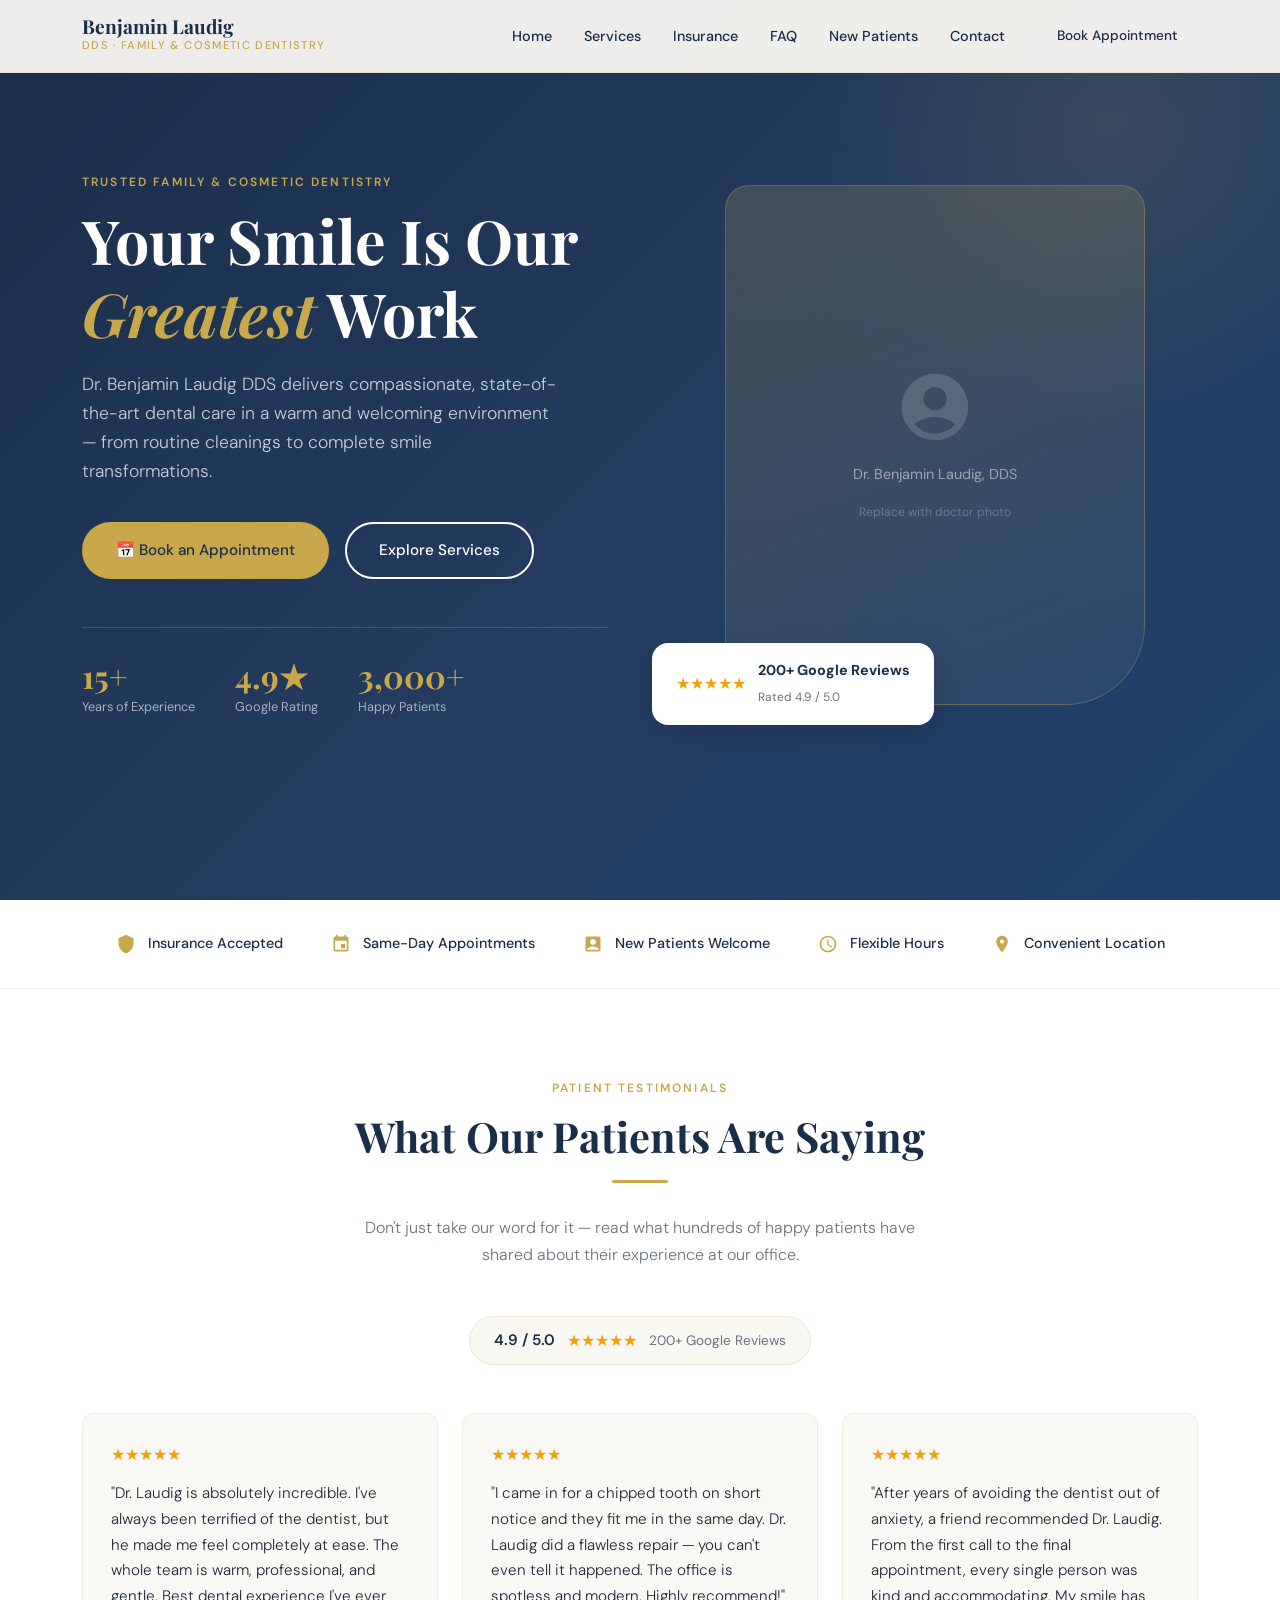
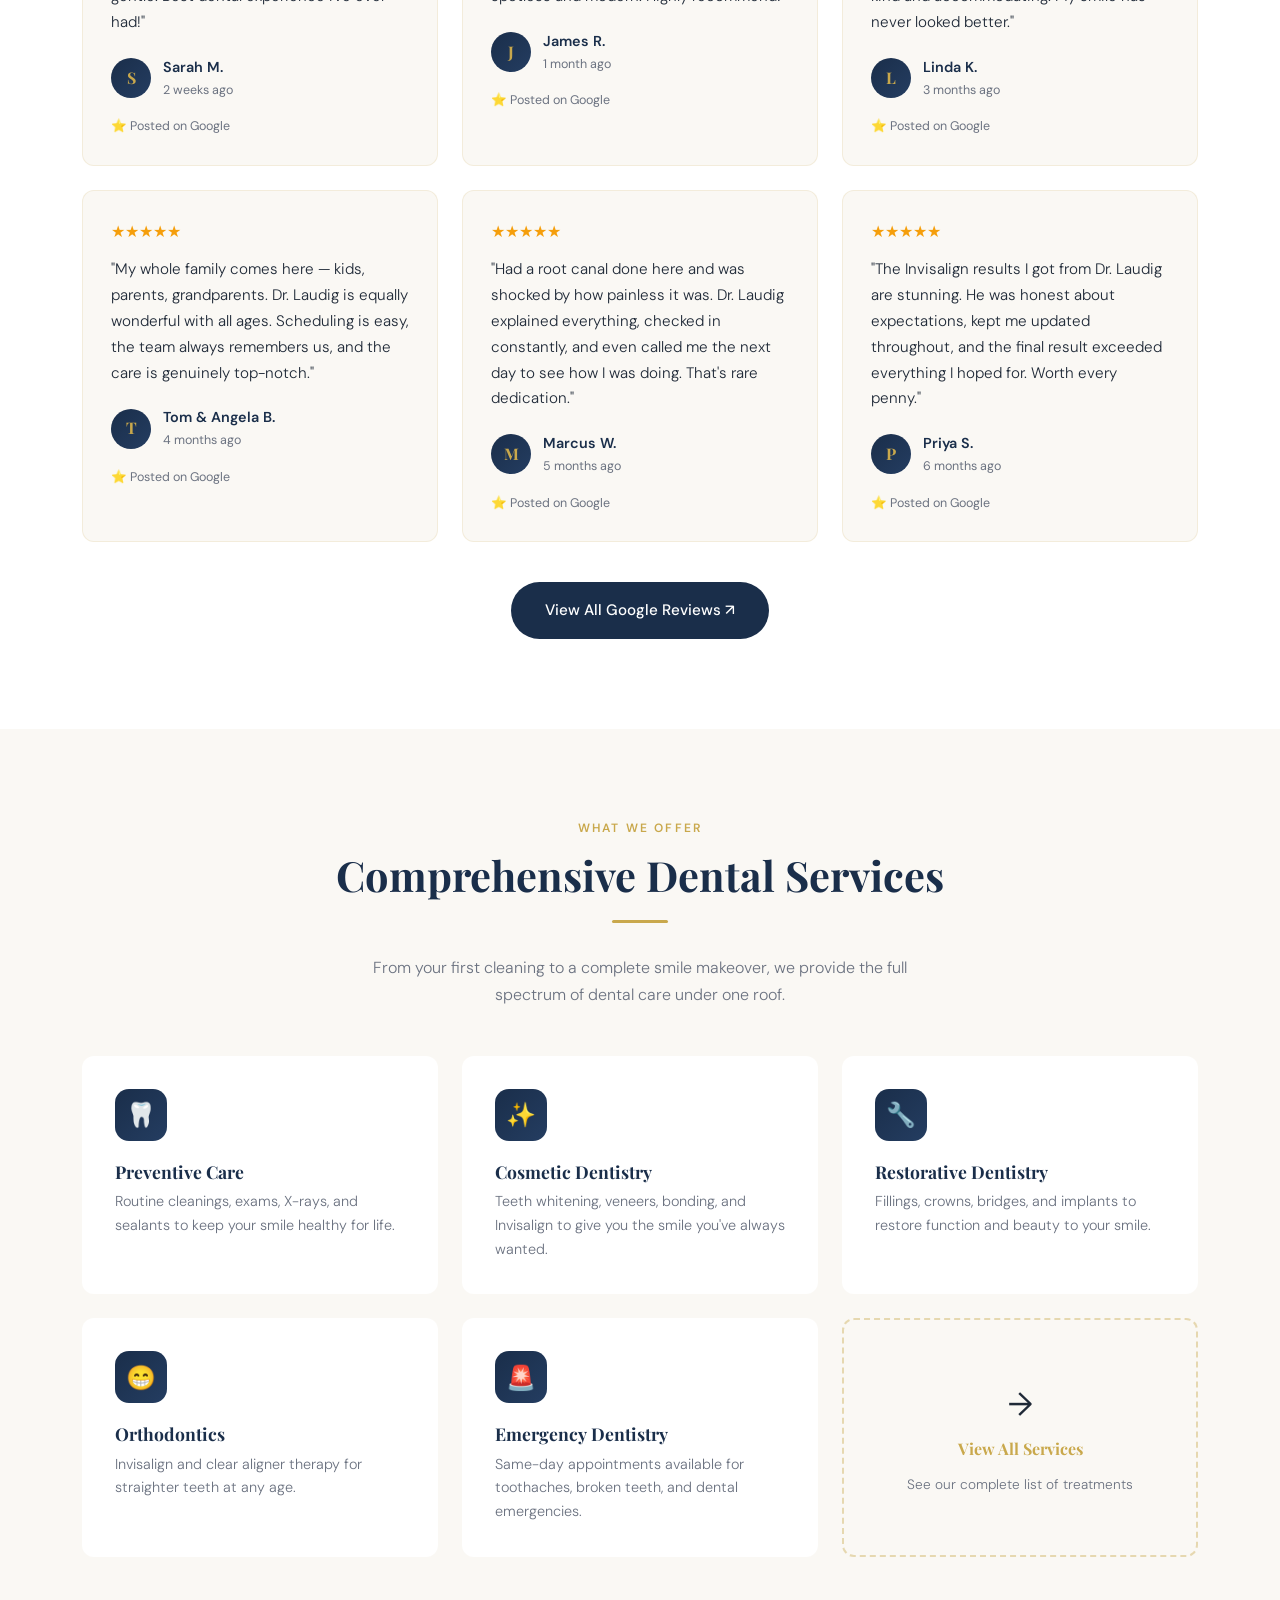
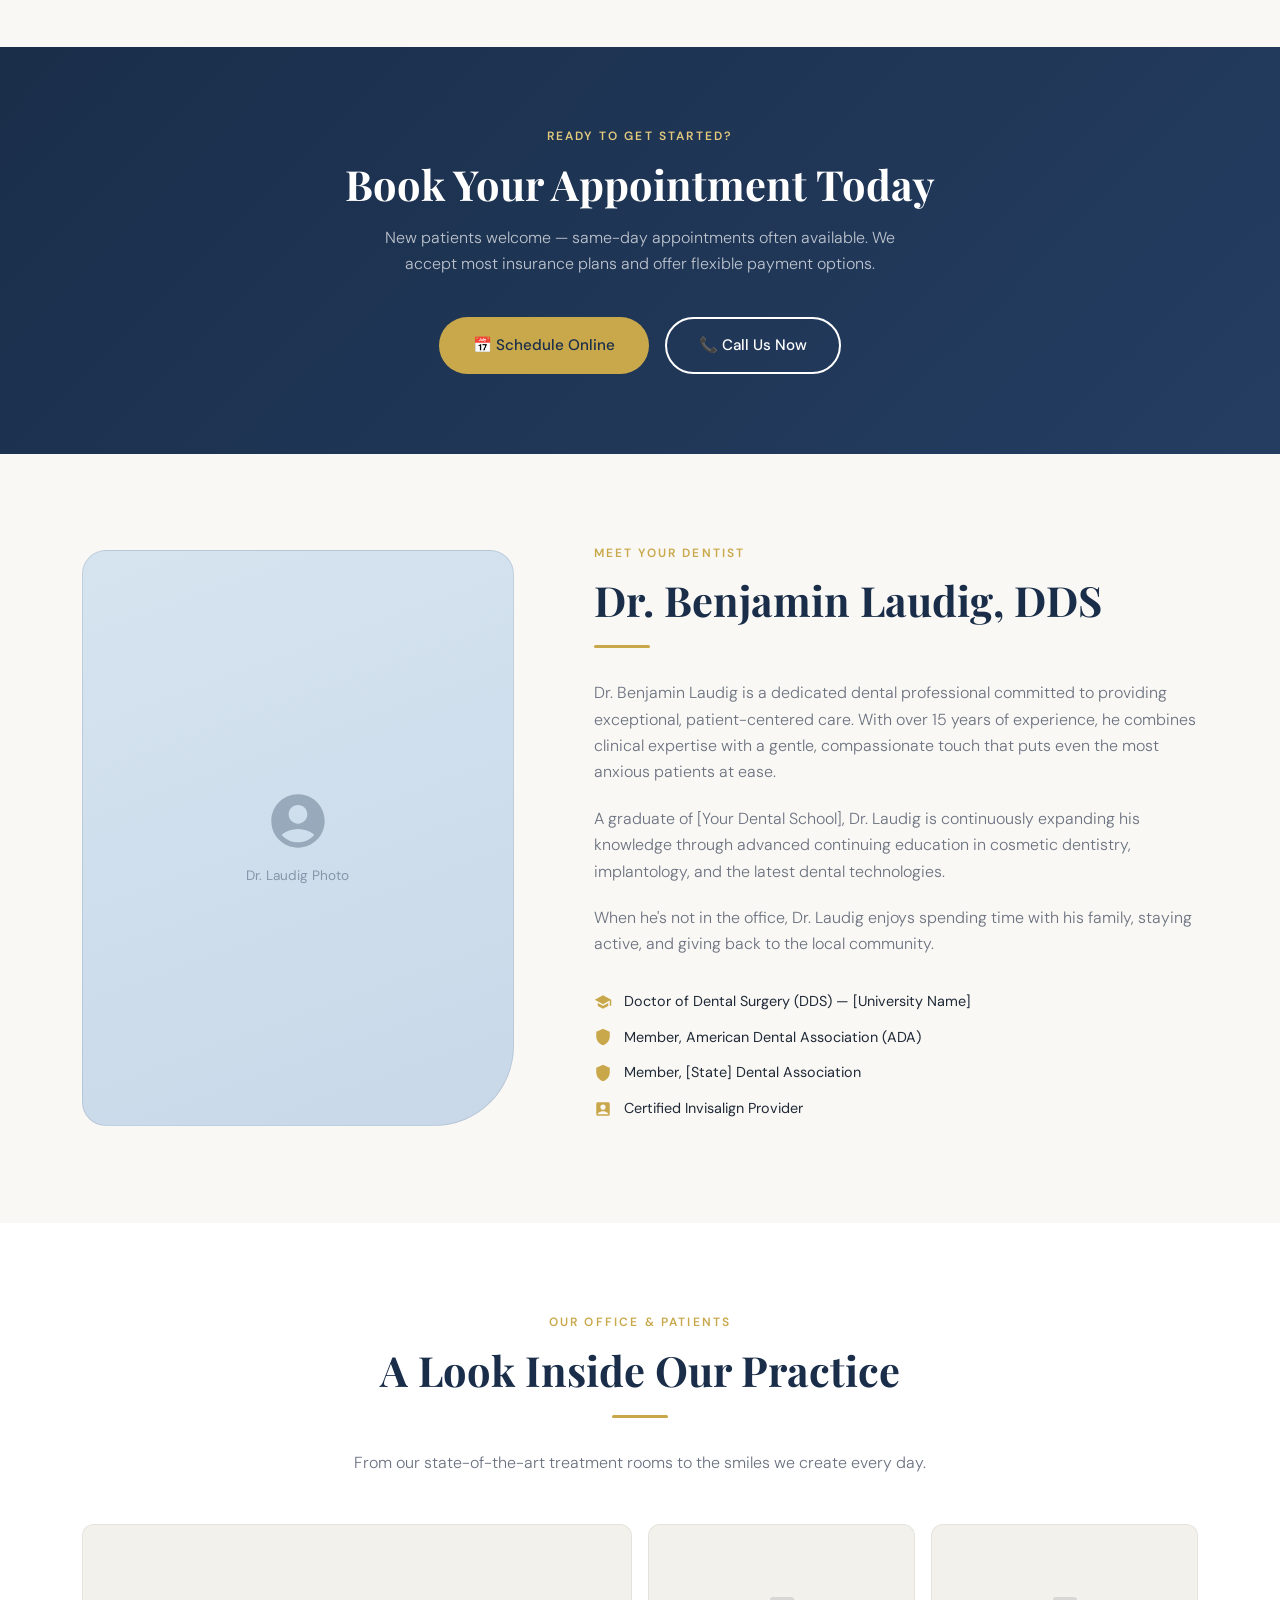
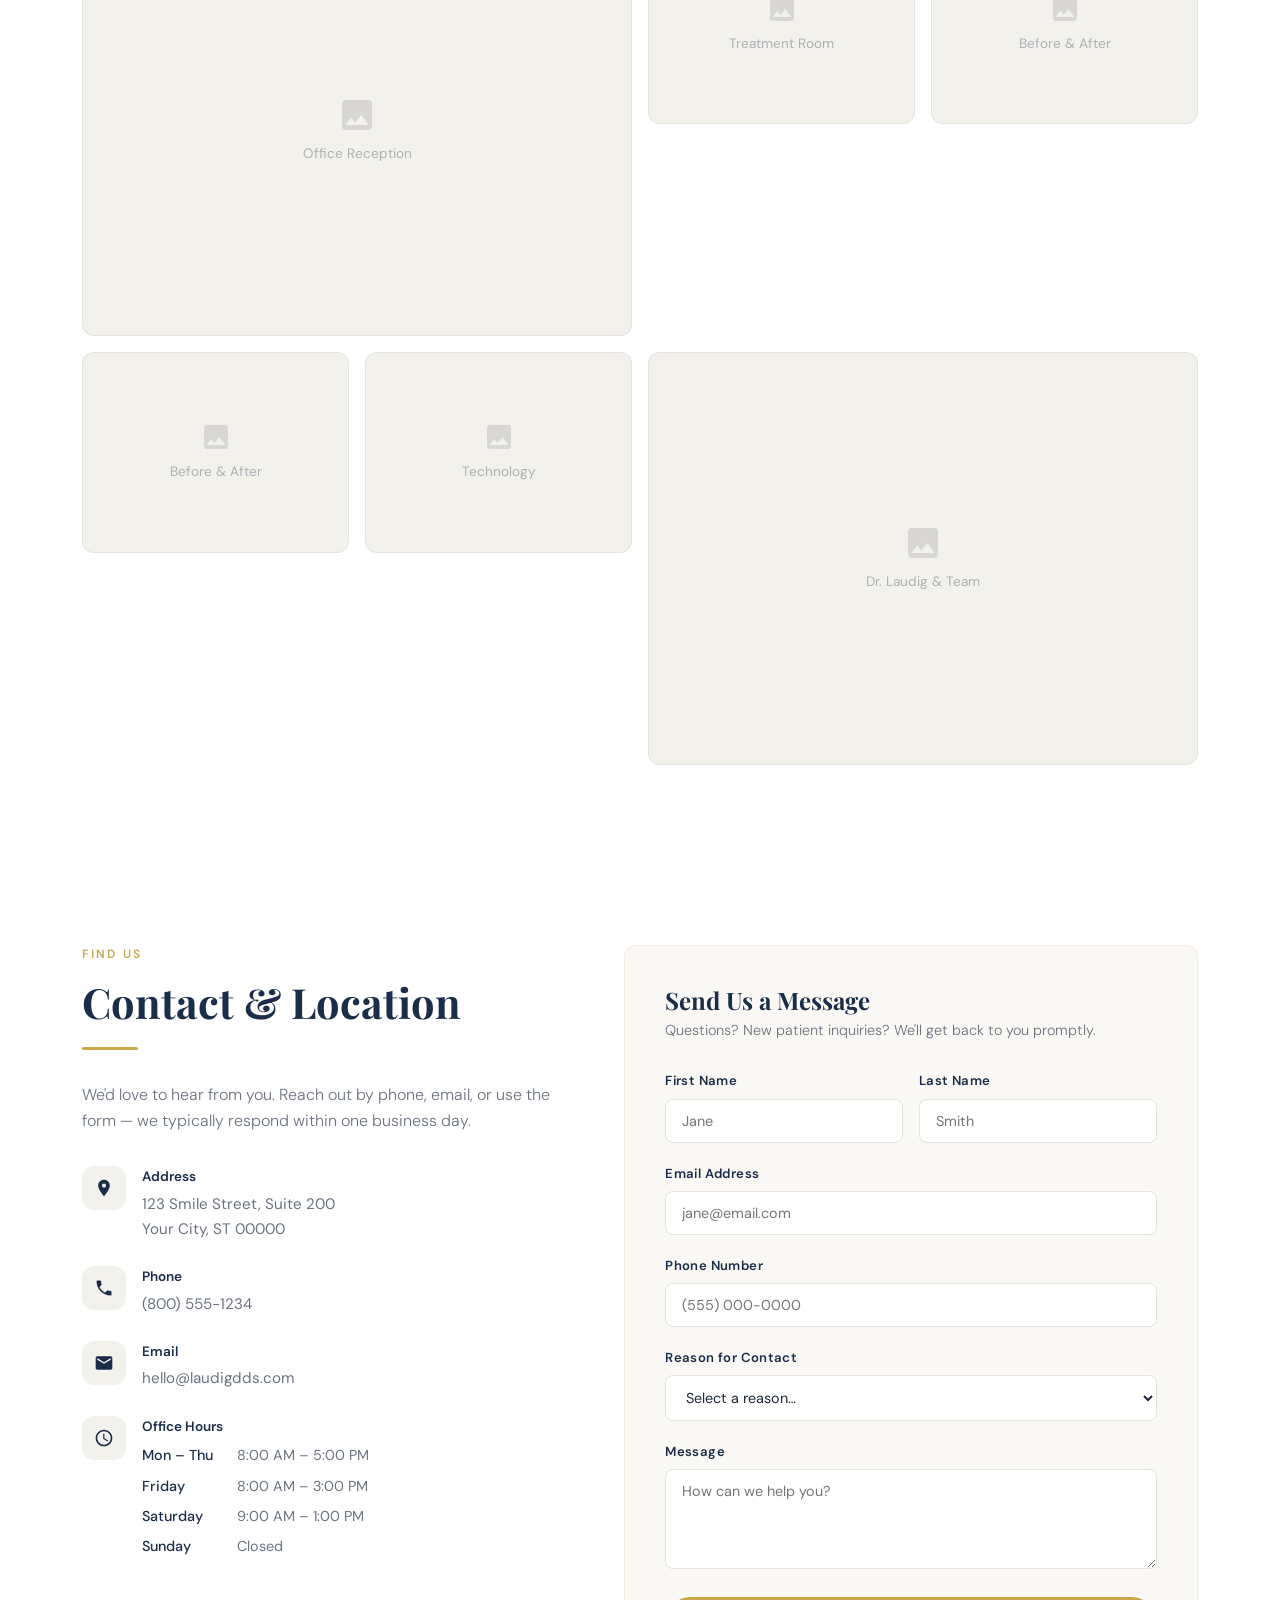
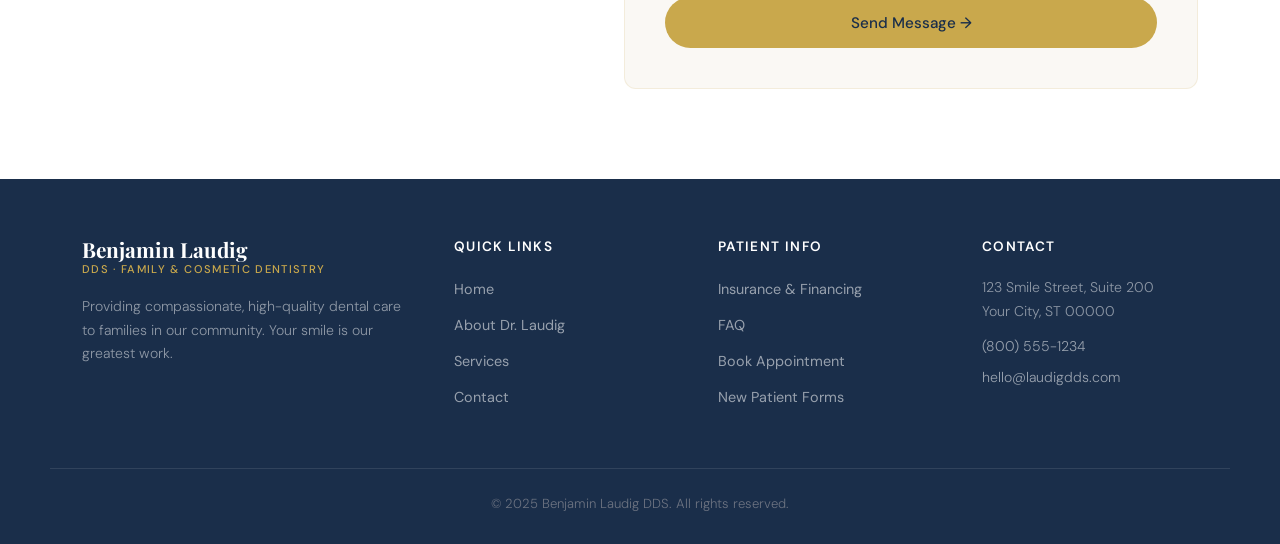
<file: index.html>
<!DOCTYPE html>
<html lang="en">
<head>
  <meta charset="UTF-8" />
  <meta name="viewport" content="width=device-width, initial-scale=1.0" />
  <title>Benjamin Laudig DDS — Family & Cosmetic Dentistry</title>
  <meta name="description" content="Exceptional dental care from Benjamin Laudig DDS. Comprehensive family, cosmetic, and restorative dentistry. Book your appointment today." />
  <link rel="icon" href="data:image/svg+xml,<svg xmlns='http://www.w3.org/2000/svg' viewBox='0 0 100 100'><text y='.9em' font-size='90'>🦷</text></svg>" />
  <link rel="preconnect" href="https://fonts.googleapis.com">
  <link rel="preconnect" href="https://fonts.gstatic.com" crossorigin>
  <link href="https://fonts.googleapis.com/css2?family=Playfair+Display:ital,wght@0,400;0,600;0,700;1,400&family=DM+Sans:wght@300;400;500;600&display=swap" rel="stylesheet">
  <style>
:root{--navy:#1a2e4a;--navy-lt:#243d61;--gold:#c9a84c;--gold-lt:#e2c97e;--cream:#faf8f4;--white:#ffffff;--gray:#6b7280;--gray-lt:#f3f1ec;--text:#1f2937;--radius:12px;--shadow:0 4px 24px rgba(26,46,74,0.10);--trans:0.25s ease}
*,*::before,*::after{box-sizing:border-box;margin:0;padding:0}
html{scroll-behavior:smooth;font-size:16px}
body{font-family:'DM Sans',sans-serif;background:var(--cream);color:var(--text);line-height:1.65;-webkit-font-smoothing:antialiased}
h1,h2,h3,h4{font-family:'Playfair Display',serif;line-height:1.2;color:var(--navy)}
h1{font-size:clamp(2.2rem,5vw,3.8rem)}
h2{font-size:clamp(1.7rem,3.5vw,2.6rem)}
h3{font-size:clamp(1.2rem,2vw,1.5rem)}
p{color:var(--gray);font-weight:300}
.section-label{font-size:.75rem;font-weight:600;letter-spacing:.18em;text-transform:uppercase;color:var(--gold);display:block;margin-bottom:.75rem}
.container{max-width:1180px;margin:0 auto;padding:0 2rem}
section{padding:90px 0}
.section-centered{text-align:center}
.section-centered h2{margin-bottom:1rem}
.section-centered>p{max-width:580px;margin:0 auto 3rem}
.gold-line{width:56px;height:3px;background:var(--gold);margin:1.25rem 0 2rem;border-radius:2px}
.gold-line.centered{margin-left:auto;margin-right:auto}
.btn{display:inline-flex;align-items:center;gap:.5rem;padding:.85rem 2rem;border-radius:50px;font-family:'DM Sans',sans-serif;font-size:.95rem;font-weight:500;cursor:pointer;text-decoration:none;transition:all var(--trans);border:2px solid transparent}
.btn-primary{background:var(--gold);color:var(--navy)}
.btn-primary:hover{background:var(--gold-lt);transform:translateY(-2px);box-shadow:0 8px 24px rgba(201,168,76,.35)}
.btn-outline{background:transparent;border-color:var(--white);color:var(--white)}
.btn-outline:hover{background:var(--white);color:var(--navy)}
.btn-navy{background:var(--navy);color:var(--white)}
.btn-navy:hover{background:var(--navy-lt);transform:translateY(-2px);box-shadow:0 8px 24px rgba(26,46,74,.25)}
.navbar{position:fixed;top:0;left:0;right:0;z-index:100;background:rgba(250,248,244,.95);backdrop-filter:blur(12px);-webkit-backdrop-filter:blur(12px);border-bottom:1px solid rgba(201,168,76,.2);transition:box-shadow var(--trans)}
.navbar.scrolled{box-shadow:var(--shadow)}
.nav-inner{display:flex;align-items:center;justify-content:space-between;padding:1rem 2rem;max-width:1180px;margin:0 auto}
.nav-logo{display:flex;flex-direction:column;text-decoration:none;cursor:pointer}
.nav-logo .logo-name{font-family:'Playfair Display',serif;font-size:1.2rem;font-weight:700;color:var(--navy);line-height:1}
.nav-logo .logo-title{font-size:.7rem;letter-spacing:.12em;text-transform:uppercase;color:var(--gold);font-weight:500}
.nav-links{display:flex;align-items:center;gap:2rem;list-style:none}
.nav-links a{text-decoration:none;font-size:.9rem;font-weight:500;color:var(--navy);transition:color var(--trans);position:relative;cursor:pointer;background:none;border:none;font-family:'DM Sans',sans-serif}
.nav-links a::after{content:'';position:absolute;bottom:-3px;left:0;width:0;height:2px;background:var(--gold);transition:width var(--trans);border-radius:2px}
.nav-links a:hover{color:var(--gold)}
.nav-links a:hover::after{width:100%}
.nav-links a.active{color:var(--gold)}
.nav-links a.active::after{width:100%}
.hamburger{display:none;flex-direction:column;gap:5px;cursor:pointer;padding:4px;background:none;border:none}
.hamburger span{display:block;width:24px;height:2px;background:var(--navy);border-radius:2px;transition:all var(--trans)}
/* Pages */
.page{display:none}
.page.active{display:block}
/* Hero */
.hero{min-height:100vh;background:linear-gradient(135deg,var(--navy) 0%,var(--navy-lt) 60%,#1e3f6b 100%);display:flex;align-items:center;position:relative;overflow:hidden;padding-top:80px}
.hero::before{content:'';position:absolute;top:-20%;right:-10%;width:600px;height:600px;border-radius:50%;background:radial-gradient(circle,rgba(201,168,76,.12) 0%,transparent 70%);pointer-events:none}
.hero-inner{display:grid;grid-template-columns:1fr 1fr;gap:4rem;align-items:center;max-width:1180px;margin:0 auto;padding:4rem 2rem;position:relative;z-index:1}
.hero-content h1{color:var(--white);margin-bottom:1.25rem}
.hero-content h1 em{color:var(--gold);font-style:italic}
.hero-content p{color:rgba(255,255,255,.75);font-size:1.1rem;max-width:480px;margin-bottom:2.25rem}
.hero-btns{display:flex;gap:1rem;flex-wrap:wrap}
.hero-stats{display:flex;gap:2.5rem;margin-top:3rem;padding-top:2rem;border-top:1px solid rgba(255,255,255,.15)}
.hero-stat-num{display:block;font-family:'Playfair Display',serif;font-size:2rem;font-weight:700;color:var(--gold);line-height:1}
.hero-stat-label{font-size:.8rem;color:rgba(255,255,255,.6);margin-top:.3rem}
.hero-image-wrap{position:relative;display:flex;justify-content:center}
.hero-img-placeholder{width:420px;height:520px;border-radius:24px 24px 80px 24px;background:linear-gradient(160deg,rgba(201,168,76,.2),rgba(255,255,255,.05));border:1px solid rgba(201,168,76,.3);display:flex;flex-direction:column;align-items:center;justify-content:center;gap:1rem;color:rgba(255,255,255,.5);font-size:.9rem;text-align:center;padding:2rem;position:relative}
.hero-img-placeholder svg{width:80px;height:80px;opacity:.3}
.hero-badge{position:absolute;bottom:-20px;left:-20px;background:var(--white);border-radius:16px;padding:1rem 1.5rem;box-shadow:0 8px 32px rgba(0,0,0,.15);display:flex;align-items:center;gap:.75rem}
.badge-stars{color:#f59e0b;font-size:1rem}
.badge-text strong{display:block;font-size:.9rem;color:var(--navy);font-family:'DM Sans',sans-serif}
.badge-text span{font-size:.75rem;color:var(--gray)}
/* Trust bar */
.trust-bar{background:var(--white);padding:2rem 0;border-bottom:1px solid var(--gray-lt)}
.trust-inner{display:flex;justify-content:center;align-items:center;gap:3rem;flex-wrap:wrap;max-width:1180px;margin:0 auto;padding:0 2rem}
.trust-item{display:flex;align-items:center;gap:.75rem;font-size:.9rem;font-weight:500;color:var(--navy)}
.trust-item svg{color:var(--gold);flex-shrink:0}
/* Reviews */
.reviews{background:var(--white)}
.reviews-grid{display:grid;grid-template-columns:repeat(3,1fr);gap:1.5rem;margin-top:3rem}
.review-card{background:var(--cream);border-radius:var(--radius);padding:1.75rem;border:1px solid rgba(201,168,76,.15);transition:transform var(--trans),box-shadow var(--trans)}
.review-card:hover{transform:translateY(-4px);box-shadow:var(--shadow)}
.review-stars{color:#f59e0b;font-size:1rem;margin-bottom:.75rem}
.review-text{font-size:.95rem;color:var(--text);font-weight:300;margin-bottom:1.25rem;line-height:1.7}
.review-author{display:flex;align-items:center;gap:.75rem}
.review-avatar{width:40px;height:40px;border-radius:50%;background:linear-gradient(135deg,var(--navy),var(--navy-lt));display:flex;align-items:center;justify-content:center;color:var(--gold);font-family:'Playfair Display',serif;font-weight:700;font-size:1rem;flex-shrink:0}
.review-name{font-weight:600;font-size:.9rem;color:var(--navy)}
.review-date{font-size:.78rem;color:var(--gray)}
.review-source{display:flex;align-items:center;gap:.5rem;margin-top:1rem;font-size:.78rem;color:var(--gray)}
/* Services preview */
.services-preview{background:var(--cream)}
.services-grid{display:grid;grid-template-columns:repeat(3,1fr);gap:1.5rem;margin-top:3rem}
.service-card{background:var(--white);border-radius:var(--radius);padding:2rem;border:1px solid transparent;transition:all var(--trans);text-decoration:none;display:block;cursor:pointer}
.service-card:hover{border-color:var(--gold);transform:translateY(-4px);box-shadow:var(--shadow)}
.service-icon{width:52px;height:52px;background:linear-gradient(135deg,var(--navy),var(--navy-lt));border-radius:14px;display:flex;align-items:center;justify-content:center;margin-bottom:1.25rem;font-size:1.5rem}
.service-card h3{font-size:1.1rem;margin-bottom:.5rem;color:var(--navy)}
.service-card p{font-size:.9rem}
/* Photos */
.photos{background:var(--white)}
.photos-grid{display:grid;grid-template-columns:repeat(4,1fr);gap:1rem;margin-top:3rem}
.photo-item{border-radius:var(--radius);overflow:hidden;aspect-ratio:4/3;background:var(--gray-lt);display:flex;align-items:center;justify-content:center;color:var(--gray);font-size:.85rem;text-align:center;padding:1rem;border:1px solid rgba(0,0,0,.06)}
.photo-item.wide{grid-column:span 2}
.photo-placeholder-icon{display:flex;flex-direction:column;align-items:center;gap:.5rem;color:rgba(107,114,128,.5)}
.photo-placeholder-icon svg{opacity:.4}
/* CTA band */
.cta-band{background:linear-gradient(135deg,var(--navy),var(--navy-lt));padding:80px 0;text-align:center}
.cta-band h2{color:var(--white)}
.cta-band p{color:rgba(255,255,255,.7);margin:1rem auto 2.5rem;max-width:520px}
/* About */
.about{background:var(--cream)}
.about-inner{display:grid;grid-template-columns:1fr 1.4fr;gap:5rem;align-items:center}
.about-img{width:100%;aspect-ratio:3/4;border-radius:24px 24px 80px 24px;background:linear-gradient(160deg,#d6e4f0,#c8d8e8);display:flex;flex-direction:column;align-items:center;justify-content:center;gap:.75rem;color:rgba(26,46,74,.4);font-size:.85rem;text-align:center;border:1px solid rgba(26,46,74,.1)}
.about-content p{margin-bottom:1.25rem}
.cred-item{display:flex;align-items:center;gap:.75rem;font-size:.9rem;color:var(--text);font-weight:400;margin-bottom:.75rem}
.cred-item svg{color:var(--gold);flex-shrink:0}
/* Contact */
.contact{background:var(--white)}
.contact-inner{display:grid;grid-template-columns:1fr 1.2fr;gap:4rem;align-items:start}
.contact-detail{display:flex;align-items:flex-start;gap:1rem;margin-bottom:1.5rem;font-size:.95rem}
.contact-icon{width:44px;height:44px;border-radius:12px;background:var(--gray-lt);display:flex;align-items:center;justify-content:center;flex-shrink:0;color:var(--navy)}
.contact-detail strong{display:block;font-weight:600;color:var(--navy);margin-bottom:.2rem;font-size:.85rem}
.contact-detail span,.contact-detail a{color:var(--gray);text-decoration:none;transition:color var(--trans)}
.contact-detail a:hover{color:var(--gold)}
.hours-grid{display:grid;grid-template-columns:auto 1fr;gap:.4rem 1.5rem;font-size:.9rem}
.hours-grid .day{font-weight:500;color:var(--navy)}
.hours-grid .time{color:var(--gray)}
.contact-form-wrap{background:var(--cream);border-radius:var(--radius);padding:2.5rem;border:1px solid rgba(201,168,76,.15)}
.contact-form-wrap h3{margin-bottom:.25rem}
.contact-form-wrap>p{margin-bottom:1.75rem;font-size:.9rem}
.form-group{margin-bottom:1.25rem}
.form-group label{display:block;font-size:.82rem;font-weight:600;color:var(--navy);margin-bottom:.4rem;letter-spacing:.03em}
.form-group input,.form-group select,.form-group textarea{width:100%;padding:.75rem 1rem;border:1.5px solid #e5e3de;border-radius:8px;font-family:'DM Sans',sans-serif;font-size:.9rem;background:var(--white);color:var(--text);transition:border-color var(--trans);outline:none}
.form-group input:focus,.form-group select:focus,.form-group textarea:focus{border-color:var(--gold)}
.form-group textarea{resize:vertical;min-height:100px}
.form-row{display:grid;grid-template-columns:1fr 1fr;gap:1rem}
/* Footer */
.footer{background:var(--navy);color:rgba(255,255,255,.65);padding:60px 0 30px}
.footer-inner{display:grid;grid-template-columns:1.5fr 1fr 1fr 1fr;gap:3rem;max-width:1180px;margin:0 auto;padding:0 2rem}
.footer-brand .logo-name{color:var(--white);font-size:1.3rem}
.footer-brand .logo-title{color:var(--gold)}
.footer-brand p{margin-top:1rem;font-size:.88rem;color:rgba(255,255,255,.5);line-height:1.7}
.footer-col h4{color:var(--white);font-size:.85rem;font-weight:600;letter-spacing:.1em;text-transform:uppercase;margin-bottom:1.25rem;font-family:'DM Sans',sans-serif}
.footer-col ul{list-style:none}
.footer-col ul li{margin-bottom:.6rem}
.footer-col ul li a{color:rgba(255,255,255,.55);text-decoration:none;font-size:.9rem;transition:color var(--trans);cursor:pointer;background:none;border:none;font-family:'DM Sans',sans-serif}
.footer-col ul li a:hover{color:var(--gold)}
.footer-col p{font-size:.88rem;line-height:1.7;color:rgba(255,255,255,.5)}
.footer-bottom{border-top:1px solid rgba(255,255,255,.1);margin-top:3rem;padding-top:1.5rem;text-align:center;font-size:.82rem;color:rgba(255,255,255,.35);max-width:1180px;margin-left:auto;margin-right:auto;padding-left:2rem;padding-right:2rem}
/* Inner pages */
.inner-hero{background:linear-gradient(135deg,var(--navy) 0%,var(--navy-lt) 100%);padding:140px 0 80px;text-align:center}
.inner-hero h1{color:var(--white)}
.inner-hero p{color:rgba(255,255,255,.7);margin-top:1rem}
/* Services full */
.services-category{margin-bottom:4rem}
.services-category h3{font-size:1.4rem;border-left:4px solid var(--gold);padding-left:1rem;margin-bottom:1.5rem}
.services-list{display:grid;grid-template-columns:repeat(2,1fr);gap:1rem}
.service-item{background:var(--white);border-radius:var(--radius);padding:1.5rem;display:flex;gap:1rem;align-items:flex-start;border:1px solid transparent;transition:all var(--trans)}
.service-item:hover{border-color:var(--gold);box-shadow:var(--shadow)}
.service-item-icon{width:44px;height:44px;border-radius:10px;background:var(--gray-lt);display:flex;align-items:center;justify-content:center;flex-shrink:0;font-size:1.2rem}
.service-item h4{font-family:'DM Sans',sans-serif;font-size:.95rem;font-weight:600;color:var(--navy);margin-bottom:.3rem}
.service-item p{font-size:.85rem}
/* FAQ */
.faq-item{background:var(--white);border-radius:var(--radius);margin-bottom:1rem;border:1px solid rgba(0,0,0,.06);overflow:hidden}
.faq-question{width:100%;background:none;border:none;padding:1.4rem 1.75rem;display:flex;justify-content:space-between;align-items:center;cursor:pointer;font-family:'DM Sans',sans-serif;font-size:1rem;font-weight:500;color:var(--navy);text-align:left;gap:1rem;transition:color var(--trans)}
.faq-question:hover{color:var(--gold)}
.faq-icon{width:28px;height:28px;border-radius:50%;background:var(--gray-lt);display:flex;align-items:center;justify-content:center;flex-shrink:0;transition:all var(--trans);font-size:1.1rem;color:var(--navy)}
.faq-item.open .faq-icon{background:var(--gold);color:var(--white);transform:rotate(45deg)}
.faq-answer{max-height:0;overflow:hidden;transition:max-height .35s ease}
.faq-item.open .faq-answer{max-height:500px}
.faq-answer-inner{padding:0 1.75rem 1.4rem;font-size:.92rem;color:var(--gray);line-height:1.75;border-top:1px solid var(--gray-lt);padding-top:1rem;margin-top:-1px}
/* Insurance */
.insurance-grid{display:grid;grid-template-columns:repeat(4,1fr);gap:1rem;margin:3rem 0}
.insurance-card{background:var(--white);border-radius:var(--radius);padding:1.5rem;text-align:center;border:1px solid rgba(0,0,0,.06);transition:all var(--trans)}
.insurance-card:hover{border-color:var(--gold);transform:translateY(-3px);box-shadow:var(--shadow)}
.insurance-card-name{font-weight:600;color:var(--navy);font-size:.95rem;margin-top:.5rem}
.insurance-logo-placeholder{width:56px;height:56px;border-radius:12px;background:var(--gray-lt);margin:0 auto .75rem;display:flex;align-items:center;justify-content:center;font-size:1.5rem}
.financing-box{background:linear-gradient(135deg,var(--navy),var(--navy-lt));border-radius:20px;padding:3rem;color:var(--white);display:grid;grid-template-columns:1fr 1fr;gap:3rem;align-items:center;margin-top:3rem}
.financing-box h3{color:var(--white);margin-bottom:1rem}
.financing-box p{color:rgba(255,255,255,.7);margin-bottom:1.5rem}
.financing-points{list-style:none}
.financing-points li{display:flex;align-items:center;gap:.75rem;color:rgba(255,255,255,.8);font-size:.9rem;margin-bottom:.6rem}
.financing-points li::before{content:'✓';color:var(--gold);font-weight:700}
/* Animations */
@keyframes fadeUp{from{opacity:0;transform:translateY(30px)}to{opacity:1;transform:translateY(0)}}
.fade-up{animation:fadeUp .7s ease both}
.fade-up-2{animation:fadeUp .7s .15s ease both}
/* Mobile */
@media(max-width:960px){
  .hero-inner{grid-template-columns:1fr;text-align:center}
  .hero-btns{justify-content:center}
  .hero-stats{justify-content:center}
  .hero-image-wrap{display:none}
  .reviews-grid{grid-template-columns:1fr 1fr}
  .services-grid{grid-template-columns:1fr 1fr}
  .photos-grid{grid-template-columns:1fr 1fr}
  .about-inner{grid-template-columns:1fr}
  .about-img{display:none}
  .contact-inner{grid-template-columns:1fr}
  .footer-inner{grid-template-columns:1fr 1fr;gap:2rem}
  .insurance-grid{grid-template-columns:repeat(2,1fr)}
  .financing-box{grid-template-columns:1fr}
  .services-list{grid-template-columns:1fr}
}
@media(max-width:640px){
  section{padding:60px 0}
  .reviews-grid{grid-template-columns:1fr}
  .services-grid{grid-template-columns:1fr}
  .photos-grid{grid-template-columns:1fr}
  .nav-links{display:none;flex-direction:column;position:absolute;top:70px;left:0;right:0;background:var(--cream);padding:1.5rem 2rem;border-bottom:1px solid var(--gray-lt);gap:1.25rem;box-shadow:var(--shadow)}
  .nav-links.open{display:flex}
  .hamburger{display:flex}
  .footer-inner{grid-template-columns:1fr}
  .form-row{grid-template-columns:1fr}
}
  </style>
</head>
<body>

<!-- NAVBAR -->
<nav class="navbar" id="navbar">
  <div class="nav-inner">
    <div class="nav-logo" onclick="showPage('home')">
      <span class="logo-name">Benjamin Laudig</span>
      <span class="logo-title">DDS · Family & Cosmetic Dentistry</span>
    </div>
    <ul class="nav-links" id="navLinks">
      <li><a onclick="showPage('home')" data-page="home">Home</a></li>
      <li><a onclick="showPage('services')" data-page="services">Services</a></li>
      <li><a onclick="showPage('insurance')" data-page="insurance">Insurance</a></li>
      <li><a onclick="showPage('faq')" data-page="faq">FAQ</a></li>
      <li><a onclick="showPage('newpatient')" data-page="newpatient">New Patients</a></li>
      <li><a onclick="showPage('home');setTimeout(()=>document.getElementById('contact').scrollIntoView({behavior:'smooth'}),100)">Contact</a></li>
      <li><a href="https://www.zocdoc.com" target="_blank" class="btn btn-primary" style="padding:.55rem 1.25rem;font-size:.85rem;">Book Appointment</a></li>
    </ul>
    <button class="hamburger" id="hamburger" aria-label="Menu"><span></span><span></span><span></span></button>
  </div>
</nav>

<!-- ═══════════════════════════════════════════════
     HOME PAGE
════════════════════════════════════════════════ -->
<div id="page-home" class="page active">

  <!-- Hero -->
  <section class="hero">
    <div class="hero-inner">
      <div class="hero-content fade-up">
        <span class="section-label">Trusted Family & Cosmetic Dentistry</span>
        <h1>Your Smile Is Our <em>Greatest</em> Work</h1>
        <p>Dr. Benjamin Laudig DDS delivers compassionate, state-of-the-art dental care in a warm and welcoming environment — from routine cleanings to complete smile transformations.</p>
        <div class="hero-btns">
          <a href="https://www.zocdoc.com" target="_blank" class="btn btn-primary">📅 Book an Appointment</a>
          <a onclick="showPage('services')" class="btn btn-outline" style="cursor:pointer;">Explore Services</a>
        </div>
        <div class="hero-stats">
          <div><span class="hero-stat-num">15+</span><div class="hero-stat-label">Years of Experience</div></div>
          <div><span class="hero-stat-num">4.9★</span><div class="hero-stat-label">Google Rating</div></div>
          <div><span class="hero-stat-num">3,000+</span><div class="hero-stat-label">Happy Patients</div></div>
        </div>
      </div>
      <div class="hero-image-wrap fade-up-2">
        <div class="hero-img-placeholder">
          <svg xmlns="http://www.w3.org/2000/svg" viewBox="0 0 24 24" fill="currentColor"><path d="M12 2C6.48 2 2 6.48 2 12s4.48 10 10 10 10-4.48 10-10S17.52 2 12 2zm0 4c1.93 0 3.5 1.57 3.5 3.5S13.93 13 12 13s-3.5-1.57-3.5-3.5S10.07 6 12 6zm0 14c-2.03 0-4.43-.82-6.14-2.88C7.55 15.8 9.68 15 12 15s4.45.8 6.14 2.12C16.43 19.18 14.03 20 12 20z"/></svg>
          <span>Dr. Benjamin Laudig, DDS</span>
          <small style="opacity:.5">Replace with doctor photo</small>
        </div>
        <div class="hero-badge">
          <div class="badge-stars">★★★★★</div>
          <div class="badge-text"><strong>200+ Google Reviews</strong><span>Rated 4.9 / 5.0</span></div>
        </div>
      </div>
    </div>
  </section>

  <!-- Trust Bar -->
  <div class="trust-bar">
    <div class="trust-inner">
      <div class="trust-item"><svg xmlns="http://www.w3.org/2000/svg" width="20" height="20" fill="currentColor" viewBox="0 0 24 24"><path d="M12 1L3 5v6c0 5.55 3.84 10.74 9 12 5.16-1.26 9-6.45 9-12V5l-9-4z"/></svg>Insurance Accepted</div>
      <div class="trust-item"><svg xmlns="http://www.w3.org/2000/svg" width="20" height="20" fill="currentColor" viewBox="0 0 24 24"><path d="M17 12h-5v5h5v-5zM16 1v2H8V1H6v2H5c-1.11 0-1.99.9-1.99 2L3 19c0 1.1.89 2 2 2h14c1.1 0 2-.9 2-2V5c0-1.1-.9-2-2-2h-1V1h-2zm3 18H5V8h14v11z"/></svg>Same-Day Appointments</div>
      <div class="trust-item"><svg xmlns="http://www.w3.org/2000/svg" width="20" height="20" fill="currentColor" viewBox="0 0 24 24"><path d="M19 3H5c-1.1 0-2 .9-2 2v14c0 1.1.9 2 2 2h14c1.1 0 2-.9 2-2V5c0-1.1-.9-2-2-2zm-7 3c1.93 0 3.5 1.57 3.5 3.5S13.93 13 12 13s-3.5-1.57-3.5-3.5S10.07 6 12 6zm7 13H5v-.23c0-.62.28-1.2.76-1.58C7.47 15.82 9.64 15 12 15s4.53.82 6.24 2.19c.48.38.76.97.76 1.58V19z"/></svg>New Patients Welcome</div>
      <div class="trust-item"><svg xmlns="http://www.w3.org/2000/svg" width="20" height="20" fill="currentColor" viewBox="0 0 24 24"><path d="M11.99 2C6.47 2 2 6.48 2 12s4.47 10 9.99 10C17.52 22 22 17.52 22 12S17.52 2 11.99 2zM12 20c-4.42 0-8-3.58-8-8s3.58-8 8-8 8 3.58 8 8-3.58 8-8 8zm.5-13H11v6l5.25 3.15.75-1.23-4.5-2.67V7z"/></svg>Flexible Hours</div>
      <div class="trust-item"><svg xmlns="http://www.w3.org/2000/svg" width="20" height="20" fill="currentColor" viewBox="0 0 24 24"><path d="M12 2C8.13 2 5 5.13 5 9c0 5.25 7 13 7 13s7-7.75 7-13c0-3.87-3.13-7-7-7zm0 9.5c-1.38 0-2.5-1.12-2.5-2.5s1.12-2.5 2.5-2.5 2.5 1.12 2.5 2.5-1.12 2.5-2.5 2.5z"/></svg>Convenient Location</div>
    </div>
  </div>

  <!-- Reviews -->
  <section class="reviews">
    <div class="container">
      <div class="section-centered">
        <span class="section-label">Patient Testimonials</span>
        <h2>What Our Patients Are Saying</h2>
        <div class="gold-line centered"></div>
        <p>Don't just take our word for it — read what hundreds of happy patients have shared about their experience at our office.</p>
        <div style="display:inline-flex;align-items:center;gap:.75rem;background:#f9f7f2;border-radius:50px;padding:.65rem 1.5rem;border:1px solid rgba(201,168,76,.2);">
          <span style="font-weight:600;color:var(--navy);font-size:.95rem;">4.9 / 5.0</span>
          <span style="color:#f59e0b;">★★★★★</span>
          <span style="color:var(--gray);font-size:.85rem;">200+ Google Reviews</span>
        </div>
      </div>
      <div class="reviews-grid">
        <div class="review-card"><div class="review-stars">★★★★★</div><p class="review-text">"Dr. Laudig is absolutely incredible. I've always been terrified of the dentist, but he made me feel completely at ease. The whole team is warm, professional, and gentle. Best dental experience I've ever had!"</p><div class="review-author"><div class="review-avatar">S</div><div><div class="review-name">Sarah M.</div><div class="review-date">2 weeks ago</div></div></div><div class="review-source">⭐ Posted on Google</div></div>
        <div class="review-card"><div class="review-stars">★★★★★</div><p class="review-text">"I came in for a chipped tooth on short notice and they fit me in the same day. Dr. Laudig did a flawless repair — you can't even tell it happened. The office is spotless and modern. Highly recommend!"</p><div class="review-author"><div class="review-avatar">J</div><div><div class="review-name">James R.</div><div class="review-date">1 month ago</div></div></div><div class="review-source">⭐ Posted on Google</div></div>
        <div class="review-card"><div class="review-stars">★★★★★</div><p class="review-text">"After years of avoiding the dentist out of anxiety, a friend recommended Dr. Laudig. From the first call to the final appointment, every single person was kind and accommodating. My smile has never looked better."</p><div class="review-author"><div class="review-avatar">L</div><div><div class="review-name">Linda K.</div><div class="review-date">3 months ago</div></div></div><div class="review-source">⭐ Posted on Google</div></div>
        <div class="review-card"><div class="review-stars">★★★★★</div><p class="review-text">"My whole family comes here — kids, parents, grandparents. Dr. Laudig is equally wonderful with all ages. Scheduling is easy, the team always remembers us, and the care is genuinely top-notch."</p><div class="review-author"><div class="review-avatar">T</div><div><div class="review-name">Tom & Angela B.</div><div class="review-date">4 months ago</div></div></div><div class="review-source">⭐ Posted on Google</div></div>
        <div class="review-card"><div class="review-stars">★★★★★</div><p class="review-text">"Had a root canal done here and was shocked by how painless it was. Dr. Laudig explained everything, checked in constantly, and even called me the next day to see how I was doing. That's rare dedication."</p><div class="review-author"><div class="review-avatar">M</div><div><div class="review-name">Marcus W.</div><div class="review-date">5 months ago</div></div></div><div class="review-source">⭐ Posted on Google</div></div>
        <div class="review-card"><div class="review-stars">★★★★★</div><p class="review-text">"The Invisalign results I got from Dr. Laudig are stunning. He was honest about expectations, kept me updated throughout, and the final result exceeded everything I hoped for. Worth every penny."</p><div class="review-author"><div class="review-avatar">P</div><div><div class="review-name">Priya S.</div><div class="review-date">6 months ago</div></div></div><div class="review-source">⭐ Posted on Google</div></div>
      </div>
      <div style="text-align:center;margin-top:2.5rem;"><a href="https://www.google.com/maps" target="_blank" class="btn btn-navy">View All Google Reviews ↗</a></div>
    </div>
  </section>

  <!-- Services Preview -->
  <section class="services-preview">
    <div class="container">
      <div class="section-centered">
        <span class="section-label">What We Offer</span>
        <h2>Comprehensive Dental Services</h2>
        <div class="gold-line centered"></div>
        <p>From your first cleaning to a complete smile makeover, we provide the full spectrum of dental care under one roof.</p>
      </div>
      <div class="services-grid">
        <div class="service-card" onclick="showPage('services')"><div class="service-icon">🦷</div><h3>Preventive Care</h3><p>Routine cleanings, exams, X-rays, and sealants to keep your smile healthy for life.</p></div>
        <div class="service-card" onclick="showPage('services')"><div class="service-icon">✨</div><h3>Cosmetic Dentistry</h3><p>Teeth whitening, veneers, bonding, and Invisalign to give you the smile you've always wanted.</p></div>
        <div class="service-card" onclick="showPage('services')"><div class="service-icon">🔧</div><h3>Restorative Dentistry</h3><p>Fillings, crowns, bridges, and implants to restore function and beauty to your smile.</p></div>
        <div class="service-card" onclick="showPage('services')"><div class="service-icon">😁</div><h3>Orthodontics</h3><p>Invisalign and clear aligner therapy for straighter teeth at any age.</p></div>
        <div class="service-card" onclick="showPage('services')"><div class="service-icon">🚨</div><h3>Emergency Dentistry</h3><p>Same-day appointments available for toothaches, broken teeth, and dental emergencies.</p></div>
        <div class="service-card" onclick="showPage('services')" style="border:2px dashed rgba(201,168,76,.4);background:transparent;justify-content:center;align-items:center;display:flex;flex-direction:column;gap:.5rem;"><div style="font-size:2rem;">→</div><h3 style="font-size:1rem;color:var(--gold);">View All Services</h3><p style="font-size:.85rem;text-align:center;">See our complete list of treatments</p></div>
      </div>
    </div>
  </section>

  <!-- CTA Band -->
  <div class="cta-band">
    <div class="container">
      <span class="section-label" style="color:var(--gold-lt);">Ready to Get Started?</span>
      <h2>Book Your Appointment Today</h2>
      <p>New patients welcome — same-day appointments often available. We accept most insurance plans and offer flexible payment options.</p>
      <div style="display:flex;gap:1rem;justify-content:center;flex-wrap:wrap;">
        <a href="https://www.zocdoc.com" target="_blank" class="btn btn-primary">📅 Schedule Online</a>
        <a href="tel:+18005551234" class="btn btn-outline">📞 Call Us Now</a>
      </div>
    </div>
  </div>

  <!-- About -->
  <section class="about">
    <div class="container">
      <div class="about-inner">
        <div><div class="about-img"><svg xmlns="http://www.w3.org/2000/svg" width="64" height="64" fill="rgba(26,46,74,0.3)" viewBox="0 0 24 24"><path d="M12 2C6.48 2 2 6.48 2 12s4.48 10 10 10 10-4.48 10-10S17.52 2 12 2zm0 4c1.93 0 3.5 1.57 3.5 3.5S13.93 13 12 13s-3.5-1.57-3.5-3.5S10.07 6 12 6zm0 14c-2.03 0-4.43-.82-6.14-2.88C7.55 15.8 9.68 15 12 15s4.45.8 6.14 2.12C16.43 19.18 14.03 20 12 20z"/></svg><span style="color:rgba(26,46,74,.4);font-size:.85rem;">Dr. Laudig Photo</span></div></div>
        <div class="about-content">
          <span class="section-label">Meet Your Dentist</span>
          <h2>Dr. Benjamin Laudig, DDS</h2>
          <div class="gold-line"></div>
          <p>Dr. Benjamin Laudig is a dedicated dental professional committed to providing exceptional, patient-centered care. With over 15 years of experience, he combines clinical expertise with a gentle, compassionate touch that puts even the most anxious patients at ease.</p>
          <p>A graduate of [Your Dental School], Dr. Laudig is continuously expanding his knowledge through advanced continuing education in cosmetic dentistry, implantology, and the latest dental technologies.</p>
          <p>When he's not in the office, Dr. Laudig enjoys spending time with his family, staying active, and giving back to the local community.</p>
          <div style="margin-top:2rem;">
            <div class="cred-item"><svg xmlns="http://www.w3.org/2000/svg" width="18" height="18" fill="currentColor" viewBox="0 0 24 24"><path d="M5 13.18v4L12 21l7-3.82v-4L12 17l-7-3.82zM12 3L1 9l11 6 9-4.91V17h2V9L12 3z"/></svg>Doctor of Dental Surgery (DDS) — [University Name]</div>
            <div class="cred-item"><svg xmlns="http://www.w3.org/2000/svg" width="18" height="18" fill="currentColor" viewBox="0 0 24 24"><path d="M12 1L3 5v6c0 5.55 3.84 10.74 9 12 5.16-1.26 9-6.45 9-12V5l-9-4z"/></svg>Member, American Dental Association (ADA)</div>
            <div class="cred-item"><svg xmlns="http://www.w3.org/2000/svg" width="18" height="18" fill="currentColor" viewBox="0 0 24 24"><path d="M12 1L3 5v6c0 5.55 3.84 10.74 9 12 5.16-1.26 9-6.45 9-12V5l-9-4z"/></svg>Member, [State] Dental Association</div>
            <div class="cred-item"><svg xmlns="http://www.w3.org/2000/svg" width="18" height="18" fill="currentColor" viewBox="0 0 24 24"><path d="M19 3H5c-1.1 0-2 .9-2 2v14c0 1.1.9 2 2 2h14c1.1 0 2-.9 2-2V5c0-1.1-.9-2-2-2zm-7 3c1.93 0 3.5 1.57 3.5 3.5S13.93 13 12 13s-3.5-1.57-3.5-3.5S10.07 6 12 6zm7 13H5v-.23c0-.62.28-1.2.76-1.58C7.47 15.82 9.64 15 12 15s4.53.82 6.24 2.19c.48.38.76.97.76 1.58V19z"/></svg>Certified Invisalign Provider</div>
          </div>
        </div>
      </div>
    </div>
  </section>

  <!-- Gallery -->
  <section class="photos">
    <div class="container">
      <div class="section-centered">
        <span class="section-label">Our Office & Patients</span>
        <h2>A Look Inside Our Practice</h2>
        <div class="gold-line centered"></div>
        <p>From our state-of-the-art treatment rooms to the smiles we create every day.</p>
      </div>
      <div class="photos-grid">
        <div class="photo-item wide"><div class="photo-placeholder-icon"><svg xmlns="http://www.w3.org/2000/svg" width="40" height="40" fill="currentColor" viewBox="0 0 24 24"><path d="M21 19V5c0-1.1-.9-2-2-2H5c-1.1 0-2 .9-2 2v14c0 1.1.9 2 2 2h14c1.1 0 2-.9 2-2zM8.5 13.5l2.5 3.01L14.5 12l4.5 6H5l3.5-4.5z"/></svg><span>Office Reception</span></div></div>
        <div class="photo-item"><div class="photo-placeholder-icon"><svg xmlns="http://www.w3.org/2000/svg" width="32" height="32" fill="currentColor" viewBox="0 0 24 24"><path d="M21 19V5c0-1.1-.9-2-2-2H5c-1.1 0-2 .9-2 2v14c0 1.1.9 2 2 2h14c1.1 0 2-.9 2-2zM8.5 13.5l2.5 3.01L14.5 12l4.5 6H5l3.5-4.5z"/></svg><span>Treatment Room</span></div></div>
        <div class="photo-item"><div class="photo-placeholder-icon"><svg xmlns="http://www.w3.org/2000/svg" width="32" height="32" fill="currentColor" viewBox="0 0 24 24"><path d="M21 19V5c0-1.1-.9-2-2-2H5c-1.1 0-2 .9-2 2v14c0 1.1.9 2 2 2h14c1.1 0 2-.9 2-2zM8.5 13.5l2.5 3.01L14.5 12l4.5 6H5l3.5-4.5z"/></svg><span>Before & After</span></div></div>
        <div class="photo-item"><div class="photo-placeholder-icon"><svg xmlns="http://www.w3.org/2000/svg" width="32" height="32" fill="currentColor" viewBox="0 0 24 24"><path d="M21 19V5c0-1.1-.9-2-2-2H5c-1.1 0-2 .9-2 2v14c0 1.1.9 2 2 2h14c1.1 0 2-.9 2-2zM8.5 13.5l2.5 3.01L14.5 12l4.5 6H5l3.5-4.5z"/></svg><span>Before & After</span></div></div>
        <div class="photo-item"><div class="photo-placeholder-icon"><svg xmlns="http://www.w3.org/2000/svg" width="32" height="32" fill="currentColor" viewBox="0 0 24 24"><path d="M21 19V5c0-1.1-.9-2-2-2H5c-1.1 0-2 .9-2 2v14c0 1.1.9 2 2 2h14c1.1 0 2-.9 2-2zM8.5 13.5l2.5 3.01L14.5 12l4.5 6H5l3.5-4.5z"/></svg><span>Technology</span></div></div>
        <div class="photo-item wide"><div class="photo-placeholder-icon"><svg xmlns="http://www.w3.org/2000/svg" width="40" height="40" fill="currentColor" viewBox="0 0 24 24"><path d="M21 19V5c0-1.1-.9-2-2-2H5c-1.1 0-2 .9-2 2v14c0 1.1.9 2 2 2h14c1.1 0 2-.9 2-2zM8.5 13.5l2.5 3.01L14.5 12l4.5 6H5l3.5-4.5z"/></svg><span>Dr. Laudig & Team</span></div></div>
      </div>
    </div>
  </section>

  <!-- Contact -->
  <section class="contact" id="contact">
    <div class="container">
      <div class="contact-inner">
        <div class="contact-info">
          <span class="section-label">Find Us</span>
          <h2>Contact & Location</h2>
          <div class="gold-line"></div>
          <p style="margin-bottom:2rem;">We'd love to hear from you. Reach out by phone, email, or use the form — we typically respond within one business day.</p>
          <div class="contact-detail"><div class="contact-icon"><svg xmlns="http://www.w3.org/2000/svg" width="20" height="20" fill="currentColor" viewBox="0 0 24 24"><path d="M12 2C8.13 2 5 5.13 5 9c0 5.25 7 13 7 13s7-7.75 7-13c0-3.87-3.13-7-7-7zm0 9.5c-1.38 0-2.5-1.12-2.5-2.5s1.12-2.5 2.5-2.5 2.5 1.12 2.5 2.5-1.12 2.5-2.5 2.5z"/></svg></div><div><strong>Address</strong><span>123 Smile Street, Suite 200<br>Your City, ST 00000</span></div></div>
          <div class="contact-detail"><div class="contact-icon"><svg xmlns="http://www.w3.org/2000/svg" width="20" height="20" fill="currentColor" viewBox="0 0 24 24"><path d="M6.62 10.79c1.44 2.83 3.76 5.14 6.59 6.59l2.2-2.2c.27-.27.67-.36 1.02-.24 1.12.37 2.33.57 3.57.57.55 0 1 .45 1 1V20c0 .55-.45 1-1 1-9.39 0-17-7.61-17-17 0-.55.45-1 1-1h3.5c.55 0 1 .45 1 1 0 1.25.2 2.45.57 3.57.11.35.03.74-.25 1.02l-2.2 2.2z"/></svg></div><div><strong>Phone</strong><a href="tel:+18005551234">(800) 555-1234</a></div></div>
          <div class="contact-detail"><div class="contact-icon"><svg xmlns="http://www.w3.org/2000/svg" width="20" height="20" fill="currentColor" viewBox="0 0 24 24"><path d="M20 4H4c-1.1 0-1.99.9-1.99 2L2 18c0 1.1.9 2 2 2h16c1.1 0 2-.9 2-2V6c0-1.1-.9-2-2-2zm0 4l-8 5-8-5V6l8 5 8-5v2z"/></svg></div><div><strong>Email</strong><a href="mailto:hello@laudigdds.com">hello@laudigdds.com</a></div></div>
          <div class="contact-detail"><div class="contact-icon"><svg xmlns="http://www.w3.org/2000/svg" width="20" height="20" fill="currentColor" viewBox="0 0 24 24"><path d="M11.99 2C6.47 2 2 6.48 2 12s4.47 10 9.99 10C17.52 22 22 17.52 22 12S17.52 2 11.99 2zM12 20c-4.42 0-8-3.58-8-8s3.58-8 8-8 8 3.58 8 8-3.58 8-8 8zm.5-13H11v6l5.25 3.15.75-1.23-4.5-2.67V7z"/></svg></div><div><strong>Office Hours</strong><div class="hours-grid" style="margin-top:.4rem;"><span class="day">Mon – Thu</span><span class="time">8:00 AM – 5:00 PM</span><span class="day">Friday</span><span class="time">8:00 AM – 3:00 PM</span><span class="day">Saturday</span><span class="time">9:00 AM – 1:00 PM</span><span class="day">Sunday</span><span class="time">Closed</span></div></div></div>
        </div>
        <div class="contact-form-wrap">
          <h3>Send Us a Message</h3>
          <p>Questions? New patient inquiries? We'll get back to you promptly.</p>
          <form id="contactForm">
            <div class="form-row">
              <div class="form-group"><label>First Name</label><input type="text" placeholder="Jane" required /></div>
              <div class="form-group"><label>Last Name</label><input type="text" placeholder="Smith" required /></div>
            </div>
            <div class="form-group"><label>Email Address</label><input type="email" placeholder="jane@email.com" required /></div>
            <div class="form-group"><label>Phone Number</label><input type="tel" placeholder="(555) 000-0000" /></div>
            <div class="form-group"><label>Reason for Contact</label><select><option value="">Select a reason…</option><option>New Patient Inquiry</option><option>Appointment Request</option><option>Insurance Question</option><option>Billing Question</option><option>Emergency</option><option>Other</option></select></div>
            <div class="form-group"><label>Message</label><textarea placeholder="How can we help you?"></textarea></div>
            <button type="submit" class="btn btn-primary" style="width:100%;justify-content:center;">Send Message →</button>
          </form>
        </div>
      </div>
    </div>
  </section>

</div><!-- end home page -->

<!-- ═══════════════════════════════════════════════
     SERVICES PAGE
════════════════════════════════════════════════ -->
<div id="page-services" class="page">
  <div class="inner-hero"><div class="container"><span class="section-label">What We Provide</span><h1>Our Dental Services</h1><p>Comprehensive care for every smile, every age, every need — all under one roof.</p></div></div>
  <section style="background:var(--cream);padding:80px 0;">
    <div class="container">
      <div class="services-category"><h3>🦷 Preventive Dentistry</h3><p style="margin-bottom:1.5rem;color:var(--gray);">The foundation of a healthy smile.</p><div class="services-list"><div class="service-item"><div class="service-item-icon">🧼</div><div><h4>Routine Cleanings & Exams</h4><p>Professional cleanings every 6 months to remove plaque and tartar, paired with comprehensive exams to catch issues early.</p></div></div><div class="service-item"><div class="service-item-icon">📷</div><div><h4>Digital X-Rays</h4><p>Low-radiation digital radiographs that give us a detailed view of your teeth and bone health with 80% less radiation than traditional film.</p></div></div><div class="service-item"><div class="service-item-icon">🛡️</div><div><h4>Dental Sealants</h4><p>Thin protective coatings applied to chewing surfaces to prevent cavities, especially recommended for children.</p></div></div><div class="service-item"><div class="service-item-icon">💧</div><div><h4>Fluoride Treatment</h4><p>Professional fluoride application to strengthen enamel and protect against decay for patients of all ages.</p></div></div><div class="service-item"><div class="service-item-icon">😴</div><div><h4>Night Guards (Bruxism)</h4><p>Custom-fitted night guards to protect teeth from grinding and clenching during sleep.</p></div></div><div class="service-item"><div class="service-item-icon">🔍</div><div><h4>Oral Cancer Screening</h4><p>Thorough examination of oral tissues during every routine visit to detect early signs of oral cancer.</p></div></div></div></div>
      <div class="services-category"><h3>✨ Cosmetic Dentistry</h3><p style="margin-bottom:1.5rem;color:var(--gray);">Transform your smile and your confidence.</p><div class="services-list"><div class="service-item"><div class="service-item-icon">⚪</div><div><h4>Professional Teeth Whitening</h4><p>In-office whitening delivers dramatic results in a single visit, or take-home trays for gradual brightening.</p></div></div><div class="service-item"><div class="service-item-icon">💎</div><div><h4>Porcelain Veneers</h4><p>Ultra-thin ceramic shells permanently bonded to teeth to correct chips, stains, gaps, and shape.</p></div></div><div class="service-item"><div class="service-item-icon">🖌️</div><div><h4>Dental Bonding</h4><p>Tooth-colored resin to repair chips, cracks, or discoloration — often completed in one visit.</p></div></div><div class="service-item"><div class="service-item-icon">😁</div><div><h4>Smile Makeovers</h4><p>A personalized combination of cosmetic procedures designed to achieve your ideal smile.</p></div></div><div class="service-item"><div class="service-item-icon">🔬</div><div><h4>Gum Contouring</h4><p>Reshaping uneven or excessive gum tissue to create a more balanced, aesthetically pleasing smile line.</p></div></div><div class="service-item"><div class="service-item-icon">🦷</div><div><h4>Tooth-Colored Fillings</h4><p>Mercury-free composite resin fillings that blend seamlessly with your natural teeth.</p></div></div></div></div>
      <div class="services-category"><h3>🔧 Restorative Dentistry</h3><p style="margin-bottom:1.5rem;color:var(--gray);">Restore the health, function, and beauty of damaged or missing teeth.</p><div class="services-list"><div class="service-item"><div class="service-item-icon">👑</div><div><h4>Dental Crowns</h4><p>Custom porcelain or ceramic caps that cover and protect a damaged tooth, restoring its shape and strength.</p></div></div><div class="service-item"><div class="service-item-icon">🌉</div><div><h4>Dental Bridges</h4><p>Fixed prosthetics that fill the gap left by missing teeth, anchored to adjacent teeth or implants.</p></div></div><div class="service-item"><div class="service-item-icon">🪛</div><div><h4>Dental Implants</h4><p>The gold standard for tooth replacement — titanium posts surgically placed in the jaw to support crowns or bridges.</p></div></div><div class="service-item"><div class="service-item-icon">🦴</div><div><h4>Dentures & Partials</h4><p>Custom full or partial dentures to replace multiple missing teeth, crafted for comfort and a natural appearance.</p></div></div><div class="service-item"><div class="service-item-icon">🌡️</div><div><h4>Root Canal Therapy</h4><p>Modern root canal treatment is virtually painless and saves severely infected teeth from extraction.</p></div></div><div class="service-item"><div class="service-item-icon">✂️</div><div><h4>Tooth Extractions</h4><p>Simple and surgical extractions performed gently, including wisdom tooth removal.</p></div></div></div></div>
      <div class="services-category"><h3>😁 Orthodontics & Alignment</h3><div class="services-list"><div class="service-item"><div class="service-item-icon">🔲</div><div><h4>Invisalign® Clear Aligners</h4><p>Removable, virtually invisible trays that gradually straighten your teeth — no wires, no brackets.</p></div></div><div class="service-item"><div class="service-item-icon">🏋️</div><div><h4>Retainers</h4><p>Custom retainers to maintain your smile after orthodontic treatment — fixed and removable options available.</p></div></div></div></div>
      <div class="services-category"><h3>🚨 Emergency Dentistry</h3><div class="services-list"><div class="service-item"><div class="service-item-icon">😣</div><div><h4>Toothache Relief</h4><p>Severe or persistent tooth pain requires prompt attention. We'll diagnose the cause and provide fast relief.</p></div></div><div class="service-item"><div class="service-item-icon">💔</div><div><h4>Chipped or Broken Teeth</h4><p>We repair chipped, cracked, or broken teeth with bonding, crowns, or other restorations — often in one visit.</p></div></div><div class="service-item"><div class="service-item-icon">🦷</div><div><h4>Knocked-Out Tooth</h4><p>Time is critical — call us immediately. Keep the tooth moist and come in as fast as possible.</p></div></div><div class="service-item"><div class="service-item-icon">🔩</div><div><h4>Lost Fillings or Crowns</h4><p>A lost restoration leaves your tooth vulnerable. We'll replace it quickly to protect the underlying tooth.</p></div></div></div></div>
      <div class="services-category"><h3>👦 Children's Dentistry</h3><div class="services-list"><div class="service-item"><div class="service-item-icon">👶</div><div><h4>First Dental Visits</h4><p>We recommend first visits by age 1. Our gentle, friendly team makes it fun and stress-free.</p></div></div><div class="service-item"><div class="service-item-icon">🏅</div><div><h4>Cleanings & Fluoride for Kids</h4><p>Age-appropriate cleanings and fluoride treatments tailored to your child's needs and comfort level.</p></div></div><div class="service-item"><div class="service-item-icon">⚽</div><div><h4>Athletic Mouthguards</h4><p>Custom-fitted mouthguards for young athletes providing superior protection.</p></div></div><div class="service-item"><div class="service-item-icon">📐</div><div><h4>Space Maintainers</h4><p>When a baby tooth is lost early, space maintainers keep room open for the permanent tooth to emerge properly.</p></div></div></div></div>
      <div style="background:linear-gradient(135deg,var(--navy),var(--navy-lt));border-radius:20px;padding:3rem;text-align:center;"><h2 style="color:var(--white);margin-bottom:.75rem;">Have Questions About a Specific Service?</h2><p style="color:rgba(255,255,255,.7);max-width:480px;margin:0 auto 2rem;">We're happy to help you find the right treatment plan. Consultations are always welcome.</p><div style="display:flex;gap:1rem;justify-content:center;flex-wrap:wrap;"><a href="https://www.zocdoc.com" target="_blank" class="btn btn-primary">Book a Consultation</a><a onclick="showPage('home');setTimeout(()=>document.getElementById('contact').scrollIntoView({behavior:'smooth'}),100)" class="btn btn-outline" style="cursor:pointer;">Contact Us</a></div></div>
    </div>
  </section>
</div>

<!-- ═══════════════════════════════════════════════
     FAQ PAGE
════════════════════════════════════════════════ -->
<div id="page-faq" class="page">
  <div class="inner-hero"><div class="container"><span class="section-label">Common Questions</span><h1>Frequently Asked Questions</h1><p>Find answers to the most common questions about our office, procedures, insurance, and more.</p></div></div>
  <section style="background:var(--cream);padding:80px 0;">
    <div class="container">
      <h3 style="border-left:4px solid var(--gold);padding-left:1rem;margin-bottom:1.5rem;">General & Appointments</h3>
      <div class="faq-item"><button class="faq-question">How often should I visit the dentist?<span class="faq-icon">+</span></button><div class="faq-answer"><div class="faq-answer-inner">Most patients benefit from a dental exam and professional cleaning every six months. However, some patients — especially those with gum disease, a history of cavities, or certain medical conditions — may need to come in more frequently. Dr. Laudig will recommend a schedule tailored to your individual needs.</div></div></div>
      <div class="faq-item"><button class="faq-question">Do you accept new patients?<span class="faq-icon">+</span></button><div class="faq-answer"><div class="faq-answer-inner">Yes! We warmly welcome new patients of all ages. You can book your first appointment online or call our office directly. We'll ask you to complete new patient forms before your visit.</div></div></div>
      <div class="faq-item"><button class="faq-question">What should I bring to my first appointment?<span class="faq-icon">+</span></button><div class="faq-answer"><div class="faq-answer-inner">Please bring: a valid photo ID, your dental insurance card (if applicable), a list of current medications and any known allergies, and your completed new patient forms. Arriving 10–15 minutes early is always appreciated.</div></div></div>
      <div class="faq-item"><button class="faq-question">Do you offer same-day appointments?<span class="faq-icon">+</span></button><div class="faq-answer"><div class="faq-answer-inner">We do our best to accommodate same-day appointments, especially for dental emergencies. We reserve time in our schedule each day for urgent needs. Call us first thing in the morning if you're experiencing pain or a dental emergency.</div></div></div>
      <div class="faq-item"><button class="faq-question">What is your cancellation policy?<span class="faq-icon">+</span></button><div class="faq-answer"><div class="faq-answer-inner">We ask that you give us at least 48 hours' notice if you need to cancel or reschedule. This allows us to offer the time slot to another patient in need. We understand that life happens — just give us a call as soon as you know.</div></div></div>
      <h3 style="border-left:4px solid var(--gold);padding-left:1rem;margin-bottom:1.5rem;margin-top:3rem;">Dental Procedures</h3>
      <div class="faq-item"><button class="faq-question">Are dental X-rays safe?<span class="faq-icon">+</span></button><div class="faq-answer"><div class="faq-answer-inner">Yes. We use modern digital X-ray technology, which emits up to 80% less radiation than traditional film X-rays. The exposure is extremely low — comparable to the radiation you receive during a short airplane flight.</div></div></div>
      <div class="faq-item"><button class="faq-question">Are root canals painful?<span class="faq-icon">+</span></button><div class="faq-answer"><div class="faq-answer-inner">Modern root canal therapy is far more comfortable than its reputation suggests! With today's anesthetics and techniques, most patients report that a root canal feels similar to getting a filling. The goal is to relieve the pain caused by an infected tooth.</div></div></div>
      <div class="faq-item"><button class="faq-question">How long do dental implants last?<span class="faq-icon">+</span></button><div class="faq-answer"><div class="faq-answer-inner">Dental implants are designed to be a permanent, lifelong solution. With proper care — brushing, flossing, and regular dental check-ups — implants can last 20 years or more, and many last a lifetime.</div></div></div>
      <div class="faq-item"><button class="faq-question">How long does teeth whitening last?<span class="faq-icon">+</span></button><div class="faq-answer"><div class="faq-answer-inner">Professional whitening results typically last 1–3 years, depending on your diet, oral hygiene habits, and lifestyle factors. Touch-up treatments every 6–12 months can help maintain your bright smile.</div></div></div>
      <div class="faq-item"><button class="faq-question">What is Invisalign, and am I a good candidate?<span class="faq-icon">+</span></button><div class="faq-answer"><div class="faq-answer-inner">Invisalign uses a series of custom-made, clear plastic aligners to gradually straighten your teeth — without metal wires or brackets. They're removable, comfortable, and virtually invisible. The best way to determine candidacy is with a consultation with Dr. Laudig.</div></div></div>
      <h3 style="border-left:4px solid var(--gold);padding-left:1rem;margin-bottom:1.5rem;margin-top:3rem;">Insurance & Payment</h3>
      <div class="faq-item"><button class="faq-question">What insurance plans do you accept?<span class="faq-icon">+</span></button><div class="faq-answer"><div class="faq-answer-inner">We accept most major dental insurance plans. Visit our Insurance page for a full list. Our team is happy to verify your benefits and explain your coverage before your visit.</div></div></div>
      <div class="faq-item"><button class="faq-question">What if I don't have dental insurance?<span class="faq-icon">+</span></button><div class="faq-answer"><div class="faq-answer-inner">No insurance? No problem. We offer flexible payment options and accept CareCredit, allowing you to finance dental care with low or no-interest payment plans. Ask about our in-office savings plan as well.</div></div></div>
      <div style="background:var(--navy);border-radius:20px;padding:3rem;text-align:center;margin-top:3rem;"><h2 style="color:var(--white);margin-bottom:.75rem;">Still Have Questions?</h2><p style="color:rgba(255,255,255,.7);margin:0 auto 2rem;max-width:480px;">We're here to help. Give us a call or send us a message.</p><div style="display:flex;gap:1rem;justify-content:center;flex-wrap:wrap;"><a href="tel:+18005551234" class="btn btn-primary">📞 Call (800) 555-1234</a><a onclick="showPage('home');setTimeout(()=>document.getElementById('contact').scrollIntoView({behavior:'smooth'}),100)" class="btn btn-outline" style="cursor:pointer;">Send a Message</a></div></div>
    </div>
  </section>
</div>

<!-- ═══════════════════════════════════════════════
     INSURANCE PAGE
════════════════════════════════════════════════ -->
<div id="page-insurance" class="page">
  <div class="inner-hero"><div class="container"><span class="section-label">Coverage & Payment</span><h1>Insurance & Financing</h1><p>We believe cost should never be a barrier to excellent dental care.</p></div></div>
  <section style="background:var(--cream);padding:80px 0;">
    <div class="container">
      <div style="display:grid;grid-template-columns:1fr 1fr;gap:4rem;align-items:start;margin-bottom:4rem;">
        <div><span class="section-label">Insurance</span><h2>We Accept Most Major Plans</h2><div class="gold-line"></div><p>Our office works with a wide range of dental insurance providers. We are in-network with many plans, which means lower out-of-pocket costs for you. If we are out-of-network with your plan, we will still file claims on your behalf and help you maximize your benefits.</p><div style="margin-top:2rem;"><div class="cred-item"><svg xmlns="http://www.w3.org/2000/svg" width="18" height="18" fill="var(--gold)" viewBox="0 0 24 24"><path d="M9 16.17L4.83 12l-1.42 1.41L9 19 21 7l-1.41-1.41L9 16.17z"/></svg>We file insurance claims on your behalf</div><div class="cred-item"><svg xmlns="http://www.w3.org/2000/svg" width="18" height="18" fill="var(--gold)" viewBox="0 0 24 24"><path d="M9 16.17L4.83 12l-1.42 1.41L9 19 21 7l-1.41-1.41L9 16.17z"/></svg>We verify your coverage before treatment</div><div class="cred-item"><svg xmlns="http://www.w3.org/2000/svg" width="18" height="18" fill="var(--gold)" viewBox="0 0 24 24"><path d="M9 16.17L4.83 12l-1.42 1.41L9 19 21 7l-1.41-1.41L9 16.17z"/></svg>We explain your benefits in plain language</div><div class="cred-item"><svg xmlns="http://www.w3.org/2000/svg" width="18" height="18" fill="var(--gold)" viewBox="0 0 24 24"><path d="M9 16.17L4.83 12l-1.42 1.41L9 19 21 7l-1.41-1.41L9 16.17z"/></svg>In-network & out-of-network plans accepted</div></div></div>
        <div><div style="background:var(--white);border-radius:var(--radius);padding:2rem;border:1px solid rgba(0,0,0,.06);"><h3 style="font-size:1.1rem;margin-bottom:1rem;">Quick Insurance Tip</h3><p style="font-size:.9rem;">Most dental insurance plans cover 100% of preventive care (cleanings, exams, X-rays). Make sure to use your benefits — they reset each year and don't roll over!</p><div style="margin-top:1.5rem;padding:1rem;background:var(--cream);border-radius:8px;border-left:4px solid var(--gold);"><strong style="font-size:.85rem;color:var(--navy);">📞 Benefit Verification</strong><p style="font-size:.85rem;margin-top:.25rem;">Call us at <a href="tel:+18005551234" style="color:var(--gold);">(800) 555-1234</a> and our team will check your coverage for free before you come in.</p></div></div></div>
      </div>
      <span class="section-label">Accepted Providers</span><h2>Insurance Plans We Accept</h2><div class="gold-line"></div>
      <div class="insurance-grid">
        <div class="insurance-card"><div class="insurance-logo-placeholder">🔵</div><div class="insurance-card-name">Delta Dental</div></div>
        <div class="insurance-card"><div class="insurance-logo-placeholder">🟢</div><div class="insurance-card-name">Cigna Dental</div></div>
        <div class="insurance-card"><div class="insurance-logo-placeholder">🔷</div><div class="insurance-card-name">MetLife</div></div>
        <div class="insurance-card"><div class="insurance-logo-placeholder">🟡</div><div class="insurance-card-name">Aetna</div></div>
        <div class="insurance-card"><div class="insurance-logo-placeholder">🔴</div><div class="insurance-card-name">Humana</div></div>
        <div class="insurance-card"><div class="insurance-logo-placeholder">🟠</div><div class="insurance-card-name">United Concordia</div></div>
        <div class="insurance-card"><div class="insurance-logo-placeholder">🔵</div><div class="insurance-card-name">BlueCross BlueShield</div></div>
        <div class="insurance-card"><div class="insurance-logo-placeholder">🟣</div><div class="insurance-card-name">Guardian</div></div>
        <div class="insurance-card"><div class="insurance-logo-placeholder">🔶</div><div class="insurance-card-name">Principal Financial</div></div>
        <div class="insurance-card"><div class="insurance-logo-placeholder">🟢</div><div class="insurance-card-name">Ameritas</div></div>
        <div class="insurance-card"><div class="insurance-logo-placeholder">🔷</div><div class="insurance-card-name">Sun Life</div></div>
        <div class="insurance-card"><div class="insurance-logo-placeholder">🟡</div><div class="insurance-card-name">Anthem</div></div>
      </div>
      <div class="financing-box">
        <div><span class="section-label" style="color:var(--gold-lt);">No Insurance? No Problem.</span><h3>Flexible Financing Options</h3><p>We partner with CareCredit to make dental care affordable for everyone.</p><ul class="financing-points"><li>0% interest financing for 6, 12, or 18 months</li><li>Low monthly payment plans available</li><li>Quick and easy online application</li><li>Immediate approval in most cases</li><li>No prepayment penalties</li></ul><a href="https://www.carecredit.com" target="_blank" class="btn btn-primary" style="margin-top:1.5rem;">Apply for CareCredit ↗</a></div>
        <div style="background:rgba(255,255,255,.08);border-radius:16px;padding:2rem;border:1px solid rgba(201,168,76,.3);"><h3 style="font-size:1.1rem;margin-bottom:1rem;color:var(--white);">Our In-Office Savings Plan</h3><p style="color:rgba(255,255,255,.65);font-size:.9rem;margin-bottom:1.25rem;">No insurance? Our annual membership plan covers your preventive care and gives you significant discounts on other treatments.</p><div style="display:grid;grid-template-columns:1fr 1fr;gap:1rem;"><div style="background:rgba(255,255,255,.1);border-radius:12px;padding:1.25rem;text-align:center;"><div style="font-family:'Playfair Display',serif;font-size:1.8rem;color:var(--gold);font-weight:700;">$299</div><div style="font-size:.8rem;color:rgba(255,255,255,.6);margin-top:.25rem;">Individual / Year</div></div><div style="background:rgba(255,255,255,.1);border-radius:12px;padding:1.25rem;text-align:center;"><div style="font-family:'Playfair Display',serif;font-size:1.8rem;color:var(--gold);font-weight:700;">$499</div><div style="font-size:.8rem;color:rgba(255,255,255,.6);margin-top:.25rem;">Family / Year</div></div></div><p style="font-size:.78rem;color:rgba(255,255,255,.4);margin-top:1rem;text-align:center;">Includes 2 cleanings, 1 exam, X-rays, and 15–20% off all other treatments.</p></div>
      </div>
      <div style="margin-top:4rem;text-align:center;"><h2 style="margin-bottom:.75rem;">We Also Accept</h2><div class="gold-line centered"></div><div style="display:flex;justify-content:center;flex-wrap:wrap;gap:1.5rem;margin-top:2rem;"><div style="background:var(--white);border-radius:var(--radius);padding:1.25rem 2rem;border:1px solid rgba(0,0,0,.06);font-weight:500;color:var(--navy);">💳 Visa</div><div style="background:var(--white);border-radius:var(--radius);padding:1.25rem 2rem;border:1px solid rgba(0,0,0,.06);font-weight:500;color:var(--navy);">💳 Mastercard</div><div style="background:var(--white);border-radius:var(--radius);padding:1.25rem 2rem;border:1px solid rgba(0,0,0,.06);font-weight:500;color:var(--navy);">💳 American Express</div><div style="background:var(--white);border-radius:var(--radius);padding:1.25rem 2rem;border:1px solid rgba(0,0,0,.06);font-weight:500;color:var(--navy);">🏦 HSA / FSA Cards</div><div style="background:var(--white);border-radius:var(--radius);padding:1.25rem 2rem;border:1px solid rgba(0,0,0,.06);font-weight:500;color:var(--navy);">💵 Cash & Check</div><div style="background:var(--white);border-radius:var(--radius);padding:1.25rem 2rem;border:1px solid rgba(0,0,0,.06);font-weight:500;color:var(--navy);">🏥 CareCredit</div></div></div>
    </div>
  </section>
</div>

<!-- ═══════════════════════════════════════════════
     NEW PATIENT PAGE
════════════════════════════════════════════════ -->
<div id="page-newpatient" class="page">
  <div class="inner-hero"><div class="container"><span class="section-label">Welcome!</span><h1>New Patient Information</h1><p>Here's everything you need to know before your first visit with us.</p></div></div>
  <section style="background:var(--cream);padding:80px 0;">
    <div class="container">
      <div style="max-width:700px;margin:0 auto 4rem;text-align:center;"><span class="section-label">Getting Started</span><h2>Your First Visit, Made Easy</h2><div class="gold-line centered"></div><p>We know starting with a new dentist can feel daunting. Our team is dedicated to making your first visit comfortable, informative, and stress-free.</p></div>
      <div style="display:grid;grid-template-columns:repeat(3,1fr);gap:2rem;margin-bottom:4rem;">
        <div style="background:var(--white);border-radius:var(--radius);padding:2rem;text-align:center;border:1px solid rgba(201,168,76,.15);"><div style="width:56px;height:56px;border-radius:50%;background:linear-gradient(135deg,var(--navy),var(--navy-lt));color:var(--gold);font-family:'Playfair Display',serif;font-size:1.5rem;font-weight:700;display:flex;align-items:center;justify-content:center;margin:0 auto 1.25rem;">1</div><h3 style="font-size:1.1rem;margin-bottom:.5rem;">Book Your Appointment</h3><p style="font-size:.9rem;">Schedule online or call us. We'll confirm your appointment and send you a reminder.</p><a href="https://www.zocdoc.com" target="_blank" class="btn btn-primary" style="margin-top:1rem;font-size:.85rem;padding:.6rem 1.4rem;">Book Now</a></div>
        <div style="background:var(--white);border-radius:var(--radius);padding:2rem;text-align:center;border:1px solid rgba(201,168,76,.15);"><div style="width:56px;height:56px;border-radius:50%;background:linear-gradient(135deg,var(--navy),var(--navy-lt));color:var(--gold);font-family:'Playfair Display',serif;font-size:1.5rem;font-weight:700;display:flex;align-items:center;justify-content:center;margin:0 auto 1.25rem;">2</div><h3 style="font-size:1.1rem;margin-bottom:.5rem;">Complete Your Forms</h3><p style="font-size:.9rem;">Download and fill out your new patient forms before your visit to save time at the office.</p><a href="#npforms" class="btn btn-navy" style="margin-top:1rem;font-size:.85rem;padding:.6rem 1.4rem;">View Forms ↓</a></div>
        <div style="background:var(--white);border-radius:var(--radius);padding:2rem;text-align:center;border:1px solid rgba(201,168,76,.15);"><div style="width:56px;height:56px;border-radius:50%;background:linear-gradient(135deg,var(--navy),var(--navy-lt));color:var(--gold);font-family:'Playfair Display',serif;font-size:1.5rem;font-weight:700;display:flex;align-items:center;justify-content:center;margin:0 auto 1.25rem;">3</div><h3 style="font-size:1.1rem;margin-bottom:.5rem;">Come See Us!</h3><p style="font-size:.9rem;">Arrive 10–15 minutes early. Bring your ID, insurance card, and completed forms.</p></div>
      </div>
      <div style="display:grid;grid-template-columns:1fr 1fr;gap:3rem;margin-bottom:4rem;">
        <div><span class="section-label">Checklist</span><h2>What to Bring</h2><div class="gold-line"></div><div class="cred-item"><svg xmlns="http://www.w3.org/2000/svg" width="18" height="18" fill="var(--gold)" viewBox="0 0 24 24"><path d="M9 16.17L4.83 12l-1.42 1.41L9 19 21 7l-1.41-1.41L9 16.17z"/></svg>Valid photo ID</div><div class="cred-item"><svg xmlns="http://www.w3.org/2000/svg" width="18" height="18" fill="var(--gold)" viewBox="0 0 24 24"><path d="M9 16.17L4.83 12l-1.42 1.41L9 19 21 7l-1.41-1.41L9 16.17z"/></svg>Dental insurance card (if applicable)</div><div class="cred-item"><svg xmlns="http://www.w3.org/2000/svg" width="18" height="18" fill="var(--gold)" viewBox="0 0 24 24"><path d="M9 16.17L4.83 12l-1.42 1.41L9 19 21 7l-1.41-1.41L9 16.17z"/></svg>Completed new patient forms</div><div class="cred-item"><svg xmlns="http://www.w3.org/2000/svg" width="18" height="18" fill="var(--gold)" viewBox="0 0 24 24"><path d="M9 16.17L4.83 12l-1.42 1.41L9 19 21 7l-1.41-1.41L9 16.17z"/></svg>List of current medications and allergies</div><div class="cred-item"><svg xmlns="http://www.w3.org/2000/svg" width="18" height="18" fill="var(--gold)" viewBox="0 0 24 24"><path d="M9 16.17L4.83 12l-1.42 1.41L9 19 21 7l-1.41-1.41L9 16.17z"/></svg>Recent dental X-rays (if available from previous dentist)</div><div class="cred-item"><svg xmlns="http://www.w3.org/2000/svg" width="18" height="18" fill="var(--gold)" viewBox="0 0 24 24"><path d="M9 16.17L4.83 12l-1.42 1.41L9 19 21 7l-1.41-1.41L9 16.17z"/></svg>A list of any dental concerns or questions</div></div>
        <div><span class="section-label">What to Expect</span><h2>Your First Appointment</h2><div class="gold-line"></div><p style="margin-bottom:1rem;">Your first visit is typically about 60–90 minutes. Here's what we'll cover:</p><div style="display:flex;flex-direction:column;gap:1rem;"><div style="display:flex;gap:.75rem;font-size:.9rem;"><span style="color:var(--gold);font-weight:700;font-size:1.1rem;line-height:1.3;">→</span><div><strong style="color:var(--navy);">Review of your health history</strong> — we'll discuss your medical background, medications, and any dental concerns.</div></div><div style="display:flex;gap:.75rem;font-size:.9rem;"><span style="color:var(--gold);font-weight:700;font-size:1.1rem;line-height:1.3;">→</span><div><strong style="color:var(--navy);">Comprehensive oral exam</strong> — Dr. Laudig will examine your teeth, gums, jaw, and soft tissues.</div></div><div style="display:flex;gap:.75rem;font-size:.9rem;"><span style="color:var(--gold);font-weight:700;font-size:1.1rem;line-height:1.3;">→</span><div><strong style="color:var(--navy);">Digital X-rays</strong> — low-radiation images to get a complete picture of your oral health.</div></div><div style="display:flex;gap:.75rem;font-size:.9rem;"><span style="color:var(--gold);font-weight:700;font-size:1.1rem;line-height:1.3;">→</span><div><strong style="color:var(--navy);">Professional cleaning</strong> — unless additional treatment is needed first.</div></div><div style="display:flex;gap:.75rem;font-size:.9rem;"><span style="color:var(--gold);font-weight:700;font-size:1.1rem;line-height:1.3;">→</span><div><strong style="color:var(--navy);">Treatment planning</strong> — we'll discuss findings and recommend next steps, with no pressure.</div></div></div></div>
      </div>
      <div id="npforms"><span class="section-label">Patient Forms</span><h2>New Patient Forms</h2><div class="gold-line"></div><p>Save time at your first visit by completing these forms in advance.</p><div style="display:grid;grid-template-columns:repeat(2,1fr);gap:1rem;margin-top:2rem;"><div style="background:var(--white);border-radius:var(--radius);padding:1.5rem;display:flex;align-items:center;gap:1rem;border:1px solid rgba(0,0,0,.06);"><div style="width:44px;height:44px;border-radius:10px;background:var(--gray-lt);display:flex;align-items:center;justify-content:center;font-size:1.3rem;flex-shrink:0;">📋</div><div style="flex:1;"><strong style="color:var(--navy);font-size:.95rem;">New Patient Registration</strong><p style="font-size:.83rem;margin-top:.2rem;">Personal info, contact details, and emergency contacts</p></div><a href="#" class="btn btn-navy" style="font-size:.8rem;padding:.5rem 1rem;flex-shrink:0;">Download PDF</a></div><div style="background:var(--white);border-radius:var(--radius);padding:1.5rem;display:flex;align-items:center;gap:1rem;border:1px solid rgba(0,0,0,.06);"><div style="width:44px;height:44px;border-radius:10px;background:var(--gray-lt);display:flex;align-items:center;justify-content:center;font-size:1.3rem;flex-shrink:0;">🏥</div><div style="flex:1;"><strong style="color:var(--navy);font-size:.95rem;">Medical History Form</strong><p style="font-size:.83rem;margin-top:.2rem;">Health conditions, medications, and allergies</p></div><a href="#" class="btn btn-navy" style="font-size:.8rem;padding:.5rem 1rem;flex-shrink:0;">Download PDF</a></div><div style="background:var(--white);border-radius:var(--radius);padding:1.5rem;display:flex;align-items:center;gap:1rem;border:1px solid rgba(0,0,0,.06);"><div style="width:44px;height:44px;border-radius:10px;background:var(--gray-lt);display:flex;align-items:center;justify-content:center;font-size:1.3rem;flex-shrink:0;">🦷</div><div style="flex:1;"><strong style="color:var(--navy);font-size:.95rem;">Dental History Form</strong><p style="font-size:.83rem;margin-top:.2rem;">Previous dental work, concerns, and dental anxiety questionnaire</p></div><a href="#" class="btn btn-navy" style="font-size:.8rem;padding:.5rem 1rem;flex-shrink:0;">Download PDF</a></div><div style="background:var(--white);border-radius:var(--radius);padding:1.5rem;display:flex;align-items:center;gap:1rem;border:1px solid rgba(0,0,0,.06);"><div style="width:44px;height:44px;border-radius:10px;background:var(--gray-lt);display:flex;align-items:center;justify-content:center;font-size:1.3rem;flex-shrink:0;">📄</div><div style="flex:1;"><strong style="color:var(--navy);font-size:.95rem;">HIPAA Privacy Notice & Consent</strong><p style="font-size:.83rem;margin-top:.2rem;">Review and acknowledge our privacy practices</p></div><a href="#" class="btn btn-navy" style="font-size:.8rem;padding:.5rem 1rem;flex-shrink:0;">Download PDF</a></div></div></div>
      <div style="background:linear-gradient(135deg,var(--navy),var(--navy-lt));border-radius:20px;padding:3rem;text-align:center;margin-top:4rem;"><h2 style="color:var(--white);margin-bottom:.75rem;">Ready to Get Started?</h2><p style="color:rgba(255,255,255,.7);margin:0 auto 2rem;max-width:480px;">We can't wait to meet you. Book your first appointment today.</p><a href="https://www.zocdoc.com" target="_blank" class="btn btn-primary">📅 Book My First Appointment</a></div>
    </div>
  </section>
</div>

<!-- SHARED FOOTER (always visible) -->
<footer class="footer" id="site-footer">
  <div class="footer-inner">
    <div class="footer-brand">
      <div class="nav-logo" onclick="showPage('home')" style="cursor:pointer;">
        <span class="logo-name">Benjamin Laudig</span>
        <span class="logo-title">DDS · Family & Cosmetic Dentistry</span>
      </div>
      <p>Providing compassionate, high-quality dental care to families in our community. Your smile is our greatest work.</p>
    </div>
    <div class="footer-col"><h4>Quick Links</h4><ul><li><a onclick="showPage('home')">Home</a></li><li><a onclick="showPage('home');setTimeout(()=>document.getElementById('contact').scrollIntoView({behavior:'smooth'}),100)">About Dr. Laudig</a></li><li><a onclick="showPage('services')">Services</a></li><li><a onclick="showPage('home');setTimeout(()=>document.getElementById('contact').scrollIntoView({behavior:'smooth'}),100)">Contact</a></li></ul></div>
    <div class="footer-col"><h4>Patient Info</h4><ul><li><a onclick="showPage('insurance')">Insurance & Financing</a></li><li><a onclick="showPage('faq')">FAQ</a></li><li><a href="https://www.zocdoc.com" target="_blank">Book Appointment</a></li><li><a onclick="showPage('newpatient')">New Patient Forms</a></li></ul></div>
    <div class="footer-col"><h4>Contact</h4><p>123 Smile Street, Suite 200<br>Your City, ST 00000</p><p style="margin-top:.75rem;"><a href="tel:+18005551234" style="color:rgba(255,255,255,.55);text-decoration:none;">(800) 555-1234</a></p><p style="margin-top:.4rem;"><a href="mailto:hello@laudigdds.com" style="color:rgba(255,255,255,.55);text-decoration:none;">hello@laudigdds.com</a></p></div>
  </div>
  <div class="footer-bottom"><p>© 2025 Benjamin Laudig DDS. All rights reserved.</p></div>
</footer>

<script>
// ── Page navigation ──
function showPage(id) {
  document.querySelectorAll('.page').forEach(p => p.classList.remove('active'));
  document.getElementById('page-' + id).classList.add('active');
  window.scrollTo({top: 0, behavior: 'smooth'});
  // Update active nav link
  document.querySelectorAll('.nav-links a[data-page]').forEach(a => {
    a.classList.toggle('active', a.dataset.page === id);
  });
  // Close mobile menu
  document.getElementById('navLinks').classList.remove('open');
}

// ── Navbar scroll ──
window.addEventListener('scroll', () => {
  document.getElementById('navbar').classList.toggle('scrolled', window.scrollY > 40);
});

// ── Hamburger ──
document.getElementById('hamburger').addEventListener('click', () => {
  document.getElementById('navLinks').classList.toggle('open');
});

// ── FAQ accordion ──
document.querySelectorAll('.faq-question').forEach(btn => {
  btn.addEventListener('click', () => {
    const item = btn.closest('.faq-item');
    const isOpen = item.classList.contains('open');
    document.querySelectorAll('.faq-item').forEach(i => i.classList.remove('open'));
    if (!isOpen) item.classList.add('open');
  });
});

// ── Contact form ──
document.getElementById('contactForm')?.addEventListener('submit', e => {
  e.preventDefault();
  const btn = e.target.querySelector('[type="submit"]');
  btn.textContent = '✓ Message Sent!';
  btn.style.background = '#22c55e';
  btn.disabled = true;
  setTimeout(() => {
    btn.textContent = 'Send Message →';
    btn.style.background = '';
    btn.disabled = false;
    e.target.reset();
  }, 3500);
});

// ── Scroll reveal ──
if ('IntersectionObserver' in window) {
  const obs = new IntersectionObserver(entries => {
    entries.forEach(e => {
      if (e.isIntersecting) {
        e.target.style.opacity = '1';
        e.target.style.transform = 'translateY(0)';
        obs.unobserve(e.target);
      }
    });
  }, {threshold: 0.1});
  document.querySelectorAll('.review-card, .service-card, .service-item, .insurance-card, .photo-item').forEach((el, i) => {
    el.style.opacity = '0';
    el.style.transform = 'translateY(20px)';
    el.style.transition = `opacity 0.5s ${i * 0.07}s ease, transform 0.5s ${i * 0.07}s ease`;
    obs.observe(el);
  });
}
</script>
</body>
</html>
</file>
